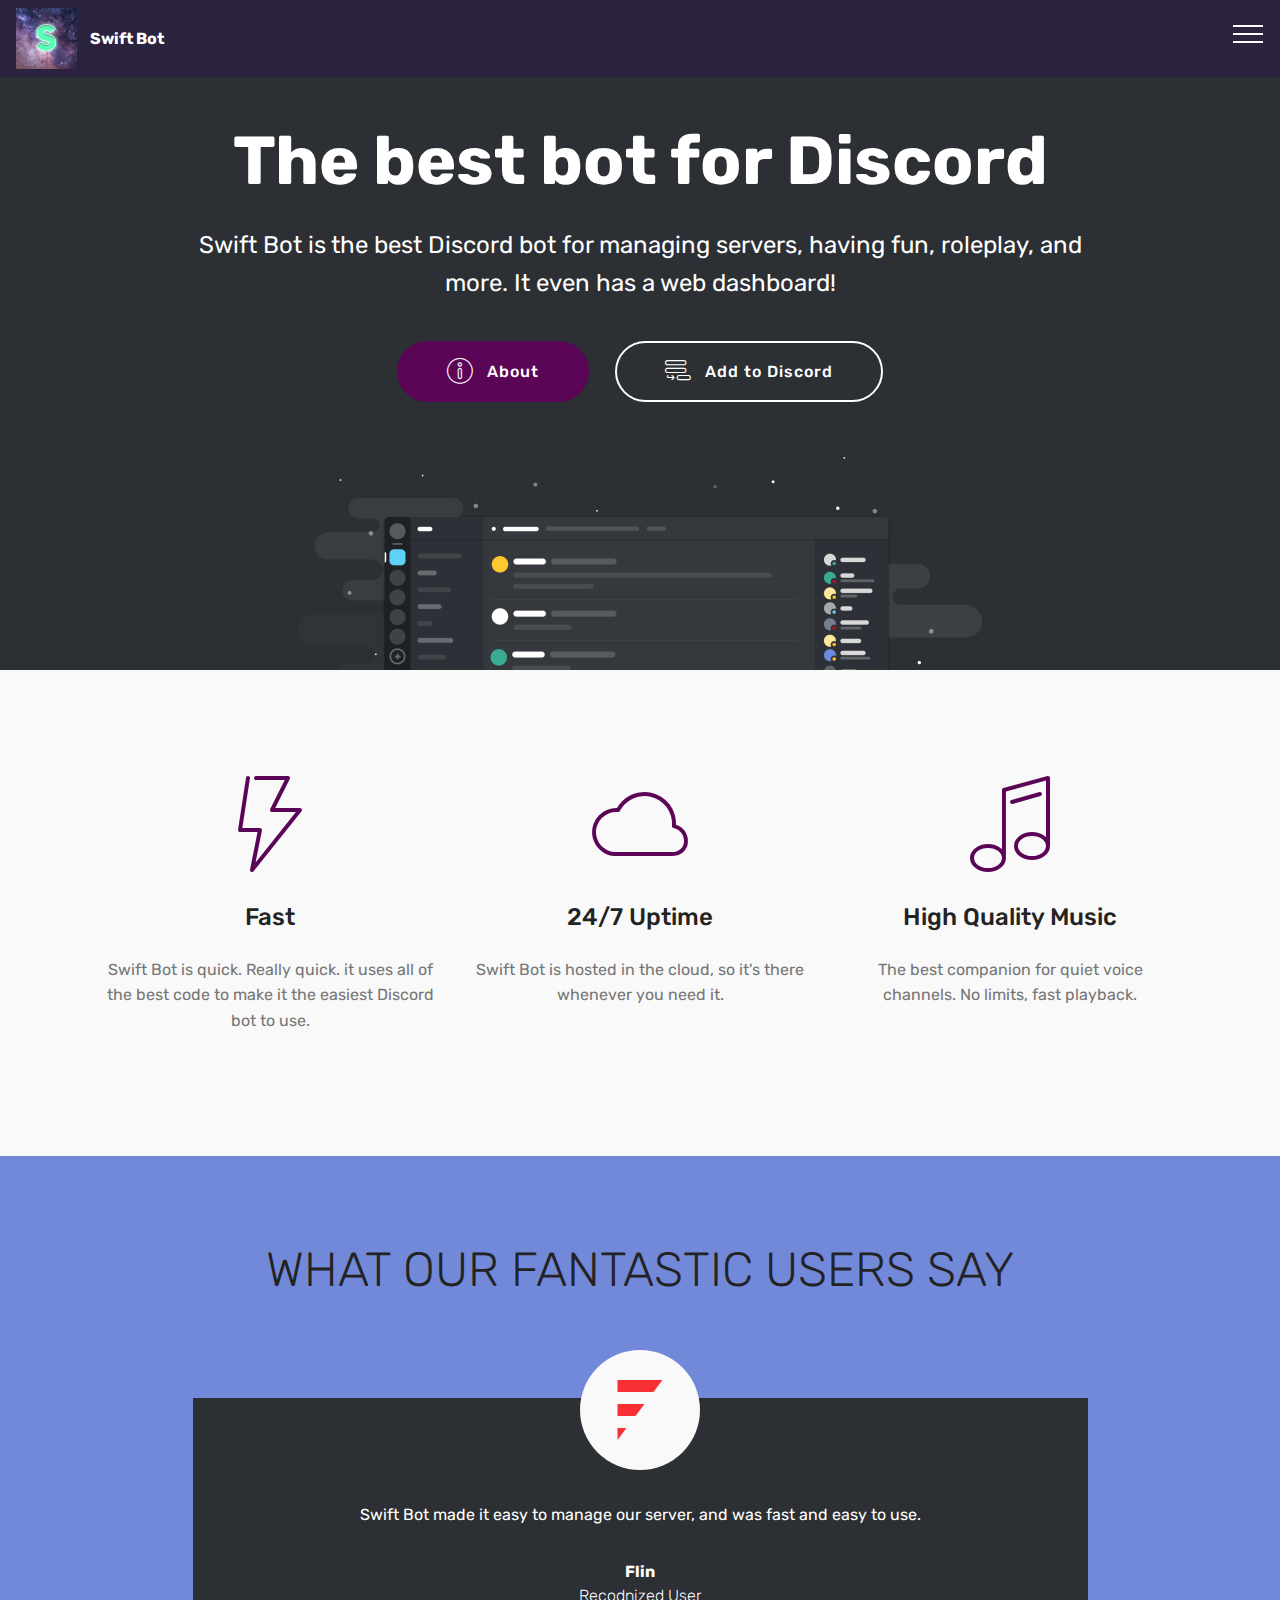
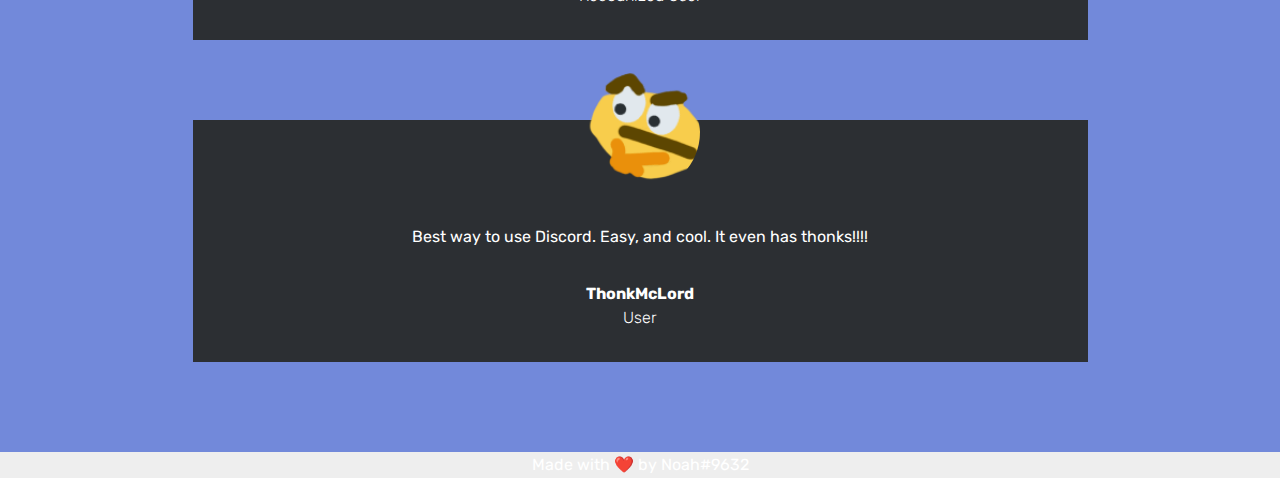
<file: index.html>
<!DOCTYPE html>
<html >
<head>
  <!-- Site made with Mobirise Website Builder v4.8.1, https://mobirise.com -->
  <meta charset="UTF-8">
  <meta http-equiv="X-UA-Compatible" content="IE=edge">
  <meta name="generator" content="Mobirise v4.8.1, mobirise.com">
  <meta name="viewport" content="width=device-width, initial-scale=1, minimum-scale=1">
  <link rel="shortcut icon" href="assets/images/swift-bot-logo-122x122.png" type="image/x-icon">
  <meta name="description" content="">
  <title>Home</title>
  <link rel="stylesheet" href="assets/web/assets/mobirise-icons/mobirise-icons.css">
  <link rel="stylesheet" href="assets/tether/tether.min.css">
  <link rel="stylesheet" href="assets/bootstrap/css/bootstrap.min.css">
  <link rel="stylesheet" href="assets/bootstrap/css/bootstrap-grid.min.css">
  <link rel="stylesheet" href="assets/bootstrap/css/bootstrap-reboot.min.css">
  <link rel="stylesheet" href="assets/dropdown/css/style.css">
  <link rel="stylesheet" href="assets/theme/css/style.css">
  <link rel="stylesheet" href="assets/mobirise/css/mbr-additional.css" type="text/css">
  
  
  
</head>
<body>
  <section class="menu cid-r30dPy1ShO" once="menu" id="menu1-0">

    

    <nav class="navbar navbar-expand beta-menu navbar-dropdown align-items-center navbar-fixed-top collapsed">
        <button class="navbar-toggler navbar-toggler-right" type="button" data-toggle="collapse" data-target="#navbarSupportedContent" aria-controls="navbarSupportedContent" aria-expanded="false" aria-label="Toggle navigation">
            <div class="hamburger">
                <span></span>
                <span></span>
                <span></span>
                <span></span>
            </div>
        </button>
        <div class="menu-logo">
            <div class="navbar-brand">
                <span class="navbar-logo">
                    <a href="index.html">
                         <img src="assets/images/swift-bot-logo-122x122.png" alt="Mobirise" title="" style="height: 3.8rem;">
                    </a>
                </span>
                <span class="navbar-caption-wrap"><a class="navbar-caption text-white display-4" href="index.html">
                        Swift Bot</a></span>
            </div>
        </div>
        <div class="collapse navbar-collapse" id="navbarSupportedContent">
            <ul class="navbar-nav nav-dropdown" data-app-modern-menu="true"><li class="nav-item">
                    <a class="nav-link link text-white display-4" href="https://mobirise.com">
                        </a>
                </li>
                <li class="nav-item">
                    <a class="nav-link link text-white display-4" href="index.html"><span class="mbri-home mbr-iconfont mbr-iconfont-btn"></span>
                        
                        Home</a>
                </li><li class="nav-item"><a class="nav-link link text-white display-4" href="https://discord.gg/x8acRTW" target="_blank"><span class="mbri-help mbr-iconfont mbr-iconfont-btn"></span>Support Server</a></li><li class="nav-item"><a class="nav-link link text-white display-4" href="page2.html"><span class="mbri-question mbr-iconfont mbr-iconfont-btn"></span>FAQ</a></li><li class="nav-item"><a class="nav-link link text-white display-4" href="page1.html"><span class="mbri-info mbr-iconfont mbr-iconfont-btn"></span>About</a></li><li class="nav-item"><a class="nav-link link text-white display-4" href="https://discordapp.com/api/oauth2/authorize?client_id=463547723296014337&permissions=8&redirect_uri=https%3A%2F%2Fnoahmarshall12.github.io%2Fswift-bot%2Fpage3.html&response_type=code&scope=identify%20guilds%20bot%20email"><span class="mbri-up-down mbr-iconfont mbr-iconfont-btn"></span>Dashboard</a></li><li class="nav-item"><a class="nav-link link text-white display-4" href="https://swift-bot.gitbook.io/wiki/" target="_blank"><span class="mbri-paperclip mbr-iconfont mbr-iconfont-btn"></span>Docs</a></li></ul>
            <div class="navbar-buttons mbr-section-btn"><a class="btn btn-sm btn-primary display-4" href="https://discordapp.com/api/oauth2/authorize?client_id=463547723296014337&permissions=8&scope=bot" target="_blank"><span class="mbri-add-submenu mbr-iconfont mbr-iconfont-btn"></span>
                    
                    Add to Discord</a></div>
        </div>
    </nav>
</section>

<section class="engine"><a href="https://mobiri.se">Mobirise</a></section><section class="header4 cid-r30fPBfEZv" id="header4-3">

    

    

    <div class="container">
        <div class="row justify-content-md-center">
            <div class="media-content col-md-10">
                <h1 class="mbr-section-title align-center mbr-white pb-3 mbr-bold mbr-fonts-style display-1">The best bot for Discord</h1>
                
                <div class="mbr-text align-center mbr-white pb-3">
                    <p class="mbr-text mbr-fonts-style display-5">
                        Swift Bot is the best Discord bot for managing servers, having fun, roleplay, and more. It even has a web dashboard!</p>
                </div>
                <div class="mbr-section-btn align-center"><a class="btn btn-md btn-primary display-4" href="page1.html"><span class="mbri-info mbr-iconfont mbr-iconfont-btn"></span>About</a>
                    <a class="btn btn-md btn-white-outline display-4" href="https://discordapp.com/api/oauth2/authorize?client_id=463547723296014337&permissions=8&scope=bot"><span class="mbri-add-submenu mbr-iconfont mbr-iconfont-btn"></span>Add to Discord</a></div>
            </div>
            <div class="mbr-figure pt-5">
                <img src="assets/images/8760e4297fb4b5644eabd7fd3b16370a-1368x426.png" alt="Mobirise" title="" style="width: 60%;">
            </div>
        </div>
    </div>
</section>

<section class="features1 cid-r30eLnrWDn" id="features1-2">
    
    

    
    <div class="container">
        <div class="media-container-row">

            <div class="card p-3 col-12 col-md-6 col-lg-4">
                <div class="card-img pb-3">
                    <span class="mbr-iconfont mbri-speed" style="color: rgb(91, 5, 86);"></span>
                </div>
                <div class="card-box">
                    <h4 class="card-title py-3 mbr-fonts-style display-5">
                        Fast</h4>
                    <p class="mbr-text mbr-fonts-style display-7">
                        Swift Bot is quick. Really quick. it uses all of the best code to make it the easiest Discord bot to use.</p>
                </div>
            </div>

            <div class="card p-3 col-12 col-md-6 col-lg-4">
                <div class="card-img pb-3">
                    <span class="mbr-iconfont mbri-cloud" style="color: rgb(91, 5, 86);"></span>
                </div>
                <div class="card-box">
                    <h4 class="card-title py-3 mbr-fonts-style display-5">
                        24/7 Uptime</h4>
                    <p class="mbr-text mbr-fonts-style display-7">
                        Swift Bot is hosted in the cloud, so it's there whenever you need it.</p>
                </div>
            </div>

            <div class="card p-3 col-12 col-md-6 col-lg-4">
                <div class="card-img pb-3">
                    <span class="mbr-iconfont mbri-music" style="color: rgb(91, 5, 86);"></span>
                </div>
                <div class="card-box">
                    <h4 class="card-title py-3 mbr-fonts-style display-5">
                        High Quality Music</h4>
                    <p class="mbr-text mbr-fonts-style display-7">The best companion for quiet voice channels. No limits, fast playback.</p>
                </div>
            </div>

            

        </div>

    </div>

</section>

<section class="testimonials5 cid-r30h4yxAof" id="testimonials5-5">

    

    
    <div class="container">
        <div class="media-container-row">
            <div class="title col-12 align-center">
                <h2 class="pb-3 mbr-fonts-style display-2">
                    WHAT OUR FANTASTIC USERS SAY
                </h2>
                
            </div>
        </div>
    </div>

    <div class="container">
        <div class="media-container-column">
            

            
        <div class="mbr-testimonial align-center col-12 col-md-10">
                <div class="panel-item">
                    <div class="card-block">
                        <div class="testimonial-photo">
                            <img src="assets/images/pretty-nice-flame-logo-240x180.jpg" alt="" title="">
                        </div>
                        <p class="mbr-text mbr-fonts-style mbr-white display-7">
                           Swift Bot made it easy to manage our server, and was fast and easy to use.</p>
                    </div>
                    <div class="card-footer">
                        <div class="mbr-author-name mbr-bold mbr-fonts-style mbr-white display-7">Flin</div>
                        <small class="mbr-author-desc mbr-italic mbr-light mbr-fonts-style mbr-white display-7">Recodnized User</small>
                    </div>
                </div>
            </div><div class="mbr-testimonial align-center col-12 col-md-10">
                <div class="panel-item">
                    <div class="card-block">
                        <div class="testimonial-photo">
                            <img src="assets/images/thonkeyes-112x112.png" alt="" title="">
                        </div>
                        <p class="mbr-text mbr-fonts-style mbr-white display-7">
                           Best way to use Discord. Easy, and cool. It even has thonks!!!!</p>
                    </div>
                    <div class="card-footer">
                        <div class="mbr-author-name mbr-bold mbr-fonts-style mbr-white display-7">
                             ThonkMcLord</div>
                        <small class="mbr-author-desc mbr-italic mbr-light mbr-fonts-style mbr-white display-7">
                               User</small>
                    </div>
                </div>
            </div></div>
    </div>   
</section>

<section once="" class="cid-r3ajFKE5Tl" id="footer6-s">

    

    

    <div class="container">
        <div class="media-container-row align-center mbr-white">
            <div class="col-12">
                <p class="mbr-text mb-0 mbr-fonts-style display-7">
                    Made with&nbsp;❤️ by Noah#9632</p>
            </div>
        </div>
    </div>
</section>


  <script src="assets/web/assets/jquery/jquery.min.js"></script>
  <script src="assets/popper/popper.min.js"></script>
  <script src="assets/tether/tether.min.js"></script>
  <script src="assets/bootstrap/js/bootstrap.min.js"></script>
  <script src="assets/smoothscroll/smooth-scroll.js"></script>
  <script src="assets/dropdown/js/script.min.js"></script>
  <script src="assets/touchswipe/jquery.touch-swipe.min.js"></script>
  <script src="assets/theme/js/script.js"></script>
  
  
</body>
</html>
</file>
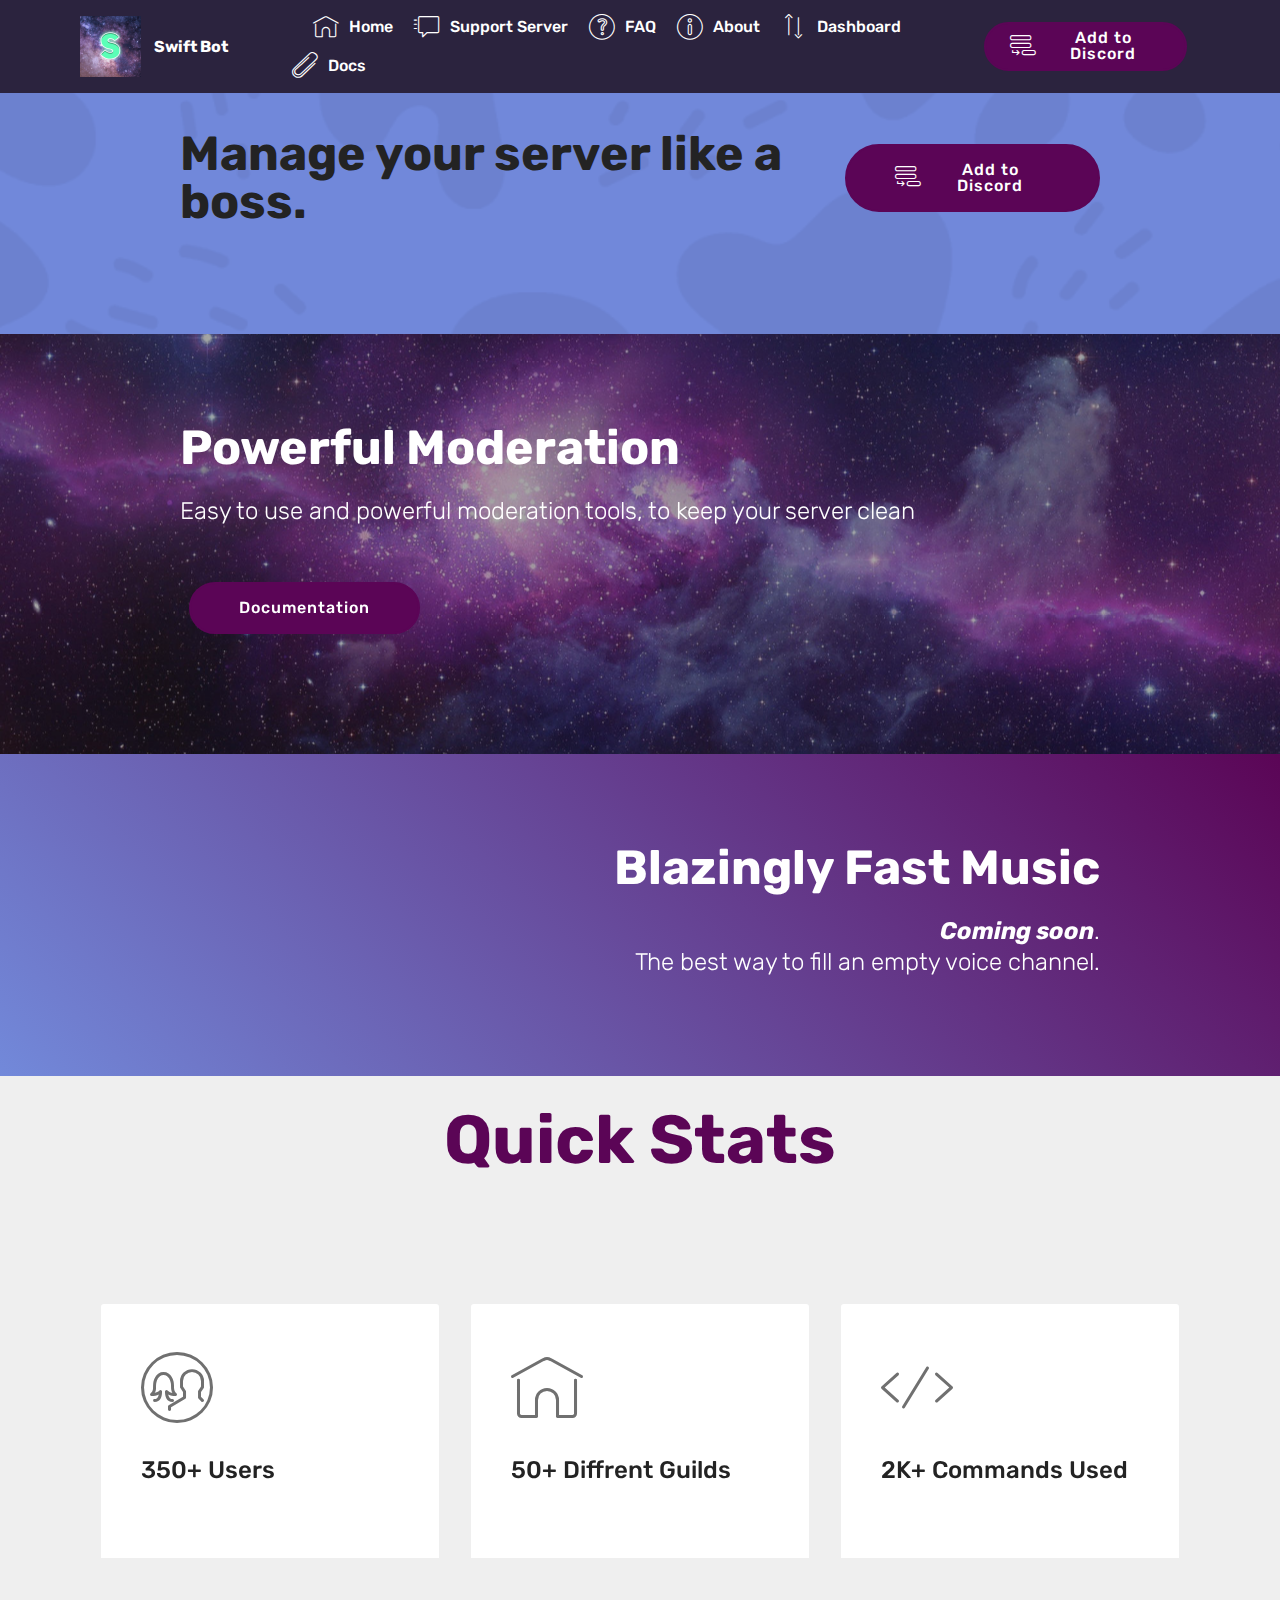
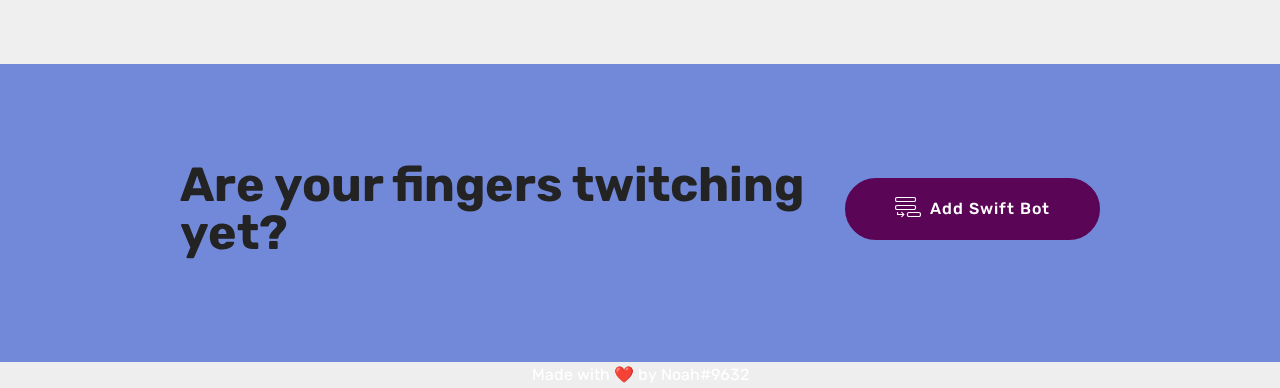
<file: page1.html>
<!DOCTYPE html>
<html >
<head>
  <!-- Site made with Mobirise Website Builder v4.8.1, https://mobirise.com -->
  <meta charset="UTF-8">
  <meta http-equiv="X-UA-Compatible" content="IE=edge">
  <meta name="generator" content="Mobirise v4.8.1, mobirise.com">
  <meta name="viewport" content="width=device-width, initial-scale=1, minimum-scale=1">
  <link rel="shortcut icon" href="assets/images/swift-bot-logo-122x122.png" type="image/x-icon">
  <meta name="description" content="Site Builder Description">
  <title>About</title>
  <link rel="stylesheet" href="assets/web/assets/mobirise-icons/mobirise-icons.css">
  <link rel="stylesheet" href="assets/tether/tether.min.css">
  <link rel="stylesheet" href="assets/bootstrap/css/bootstrap.min.css">
  <link rel="stylesheet" href="assets/bootstrap/css/bootstrap-grid.min.css">
  <link rel="stylesheet" href="assets/bootstrap/css/bootstrap-reboot.min.css">
  <link rel="stylesheet" href="assets/dropdown/css/style.css">
  <link rel="stylesheet" href="assets/theme/css/style.css">
  <link rel="stylesheet" href="assets/mobirise/css/mbr-additional.css" type="text/css">
  
  
  
</head>
<body>
  <section class="menu cid-r30dPy1ShO" once="menu" id="menu1-6">

    

    <nav class="navbar navbar-expand beta-menu navbar-dropdown align-items-center navbar-fixed-top navbar-toggleable-sm">
        <button class="navbar-toggler navbar-toggler-right" type="button" data-toggle="collapse" data-target="#navbarSupportedContent" aria-controls="navbarSupportedContent" aria-expanded="false" aria-label="Toggle navigation">
            <div class="hamburger">
                <span></span>
                <span></span>
                <span></span>
                <span></span>
            </div>
        </button>
        <div class="menu-logo">
            <div class="navbar-brand">
                <span class="navbar-logo">
                    <a href="index.html">
                         <img src="assets/images/swift-bot-logo-122x122.png" alt="Mobirise" title="" style="height: 3.8rem;">
                    </a>
                </span>
                <span class="navbar-caption-wrap"><a class="navbar-caption text-white display-4" href="index.html">
                        Swift Bot</a></span>
            </div>
        </div>
        <div class="collapse navbar-collapse" id="navbarSupportedContent">
            <ul class="navbar-nav nav-dropdown" data-app-modern-menu="true"><li class="nav-item">
                    <a class="nav-link link text-white display-4" href="https://mobirise.com">
                        </a>
                </li>
                <li class="nav-item">
                    <a class="nav-link link text-white display-4" href="index.html"><span class="mbri-home mbr-iconfont mbr-iconfont-btn"></span>
                        
                        Home</a>
                </li><li class="nav-item"><a class="nav-link link text-white display-4" href="https://discord.gg/x8acRTW" target="_blank"><span class="mbri-help mbr-iconfont mbr-iconfont-btn"></span>Support Server</a></li><li class="nav-item"><a class="nav-link link text-white display-4" href="page2.html"><span class="mbri-question mbr-iconfont mbr-iconfont-btn"></span>FAQ</a></li><li class="nav-item"><a class="nav-link link text-white display-4" href="page1.html"><span class="mbri-info mbr-iconfont mbr-iconfont-btn"></span>About</a></li><li class="nav-item"><a class="nav-link link text-white display-4" href="https://discordapp.com/api/oauth2/authorize?client_id=463547723296014337&permissions=8&redirect_uri=https%3A%2F%2Fnoahmarshall12.github.io%2Fswift-bot%2Fpage3.html&response_type=code&scope=identify%20guilds%20bot%20email"><span class="mbri-up-down mbr-iconfont mbr-iconfont-btn"></span>Dashboard</a></li><li class="nav-item"><a class="nav-link link text-white display-4" href="https://swift-bot.gitbook.io/wiki/" target="_blank"><span class="mbri-paperclip mbr-iconfont mbr-iconfont-btn"></span>Docs</a></li></ul>
            <div class="navbar-buttons mbr-section-btn"><a class="btn btn-sm btn-primary display-4" href="https://discordapp.com/api/oauth2/authorize?client_id=463547723296014337&permissions=8&scope=bot" target="_blank"><span class="mbri-add-submenu mbr-iconfont mbr-iconfont-btn"></span>
                    
                    Add to Discord</a></div>
        </div>
    </nav>
</section>

<section class="engine"><a href="https://mobiri.se/o">portfolio site templates</a></section><section class="mbr-section info1 cid-r30l1NylQ8" id="info1-b">

    

    <div class="mbr-overlay" style="opacity: 0.3; background-color: rgb(114, 137, 218);">
    </div>
    <div class="container">
        <div class="row justify-content-center content-row">
            <div class="media-container-column title col-12 col-lg-7 col-md-6">
                
                <h2 class="align-left mbr-bold mbr-fonts-style display-2">
                    Manage your server like a boss.</h2>
            </div>
            <div class="media-container-column col-12 col-lg-3 col-md-4">
                <div class="mbr-section-btn align-right py-4"><a class="btn btn-primary display-4" href="https://discordapp.com/api/oauth2/authorize?client_id=463547723296014337&permissions=8&scope=bot"><span class="mbri-add-submenu mbr-iconfont mbr-iconfont-btn"></span>Add to Discord</a></div>
            </div>
        </div>
    </div>
</section>

<section class="mbr-section info3 cid-r30pvfXToL mbr-parallax-background" id="info3-c">

    

    <div class="mbr-overlay" style="opacity: 0.4; background-color: rgb(35, 35, 35);">
    </div>

    <div class="container">
        <div class="row justify-content-center">
            <div class="media-container-column title col-12 col-md-10">
                <h2 class="align-left mbr-bold mbr-white pb-3 mbr-fonts-style display-2">
                    Powerful Moderation</h2>
                <h3 class="mbr-section-subtitle align-left mbr-light mbr-white pb-3 mbr-fonts-style display-5">
                    Easy to use and powerful moderation tools, to keep your server clean</h3>
                
                <div class="mbr-section-btn align-left py-4"><a class="btn btn-primary display-4" href="https://swift-bot.gitbook.io/wiki/" target="_blank">Documentation</a></div>
            </div>
        </div>
    </div>
</section>

<section class="mbr-section info2 cid-r30svWIpVz" id="info2-d">

    

    

    <div class="container">
        <div class="row main justify-content-center">
            <div class="media-container-column col-12 col-lg-3 col-md-4">
                
            </div>
            <div class="media-container-column title col-12 col-lg-7 col-md-6">
                <h2 class="align-right mbr-bold mbr-white pb-3 mbr-fonts-style display-2">Blazingly Fast Music</h2>
                <h3 class="mbr-section-subtitle align-right mbr-light mbr-white mbr-fonts-style display-5"><strong><em>
                    Coming soon</em></strong>.<br>The best way to fill an empty voice channel.</h3>
            </div>
        </div>
    </div>
</section>

<section class="mbr-section content5 cid-r30uJOJ1e0" id="content5-h">

    

    

    <div class="container">
        <div class="media-container-row">
            <div class="title col-12 col-md-8">
                <h2 class="align-center mbr-bold mbr-white pb-3 mbr-fonts-style display-1">
                    Quick Stats</h2>
                
                
                
            </div>
        </div>
    </div>
</section>

<section class="features6 cid-r30tSLEzQP" id="features6-f">
    
    

    
    <div class="container">
        <div class="media-container-row">

            <div class="card p-3 col-12 col-md-6 col-lg-4">
                <div class="card-img pb-3">
                    <span class="mbr-iconfont mbri-users"></span>
                </div>
                <div class="card-box">
                    <h4 class="card-title py-3 mbr-fonts-style display-5">350+ Users</h4>
                    
                </div>
            </div>

            <div class="card p-3 col-12 col-md-6 col-lg-4">
                <div class="card-img pb-3">
                    <span class="mbr-iconfont mbri-home"></span>
                </div>
                <div class="card-box">
                    <h4 class="card-title py-3 mbr-fonts-style display-5">50+ Diffrent Guilds</h4>
                    
                </div>
            </div>

            <div class="card p-3 col-12 col-md-6 col-lg-4">
                <div class="card-img pb-3">
                    <span class="mbr-iconfont mbri-code"></span>
                </div>
                <div class="card-box">
                    <h4 class="card-title py-3 mbr-fonts-style display-5">2K+ Commands Used</h4>
                    
                </div>
            </div>

            

        </div>

    </div>

</section>

<section class="mbr-section info1 cid-r30vgVQHKu" id="info1-i">

    

    
    <div class="container">
        <div class="row justify-content-center content-row">
            <div class="media-container-column title col-12 col-lg-7 col-md-6">
                
                <h2 class="align-left mbr-bold mbr-fonts-style display-2">Are your fingers twitching yet?</h2>
            </div>
            <div class="media-container-column col-12 col-lg-3 col-md-4">
                <div class="mbr-section-btn align-right py-4"><a class="btn btn-primary display-4" href="https://discordapp.com/api/oauth2/authorize?client_id=463547723296014337&permissions=8&redirect_uri=https%3A%2F%2Fnoahmarshall12.github.io%2Fswift-bot%2Fpage3.html&scope=bot" target="_blank"><span class="mbri-add-submenu mbr-iconfont mbr-iconfont-btn"></span>Add Swift Bot</a></div>
            </div>
        </div>
    </div>
</section>

<section once="" class="cid-r3ak55JL7b" id="footer6-t">

    

    

    <div class="container">
        <div class="media-container-row align-center mbr-white">
            <div class="col-12">
                <p class="mbr-text mb-0 mbr-fonts-style display-7">
                    Made with&nbsp;❤️ by Noah#9632</p>
            </div>
        </div>
    </div>
</section>


  <script src="assets/web/assets/jquery/jquery.min.js"></script>
  <script src="assets/popper/popper.min.js"></script>
  <script src="assets/tether/tether.min.js"></script>
  <script src="assets/bootstrap/js/bootstrap.min.js"></script>
  <script src="assets/smoothscroll/smooth-scroll.js"></script>
  <script src="assets/dropdown/js/script.min.js"></script>
  <script src="assets/touchswipe/jquery.touch-swipe.min.js"></script>
  <script src="assets/parallax/jarallax.min.js"></script>
  <script src="assets/theme/js/script.js"></script>
  
  
</body>
</html>
</file>
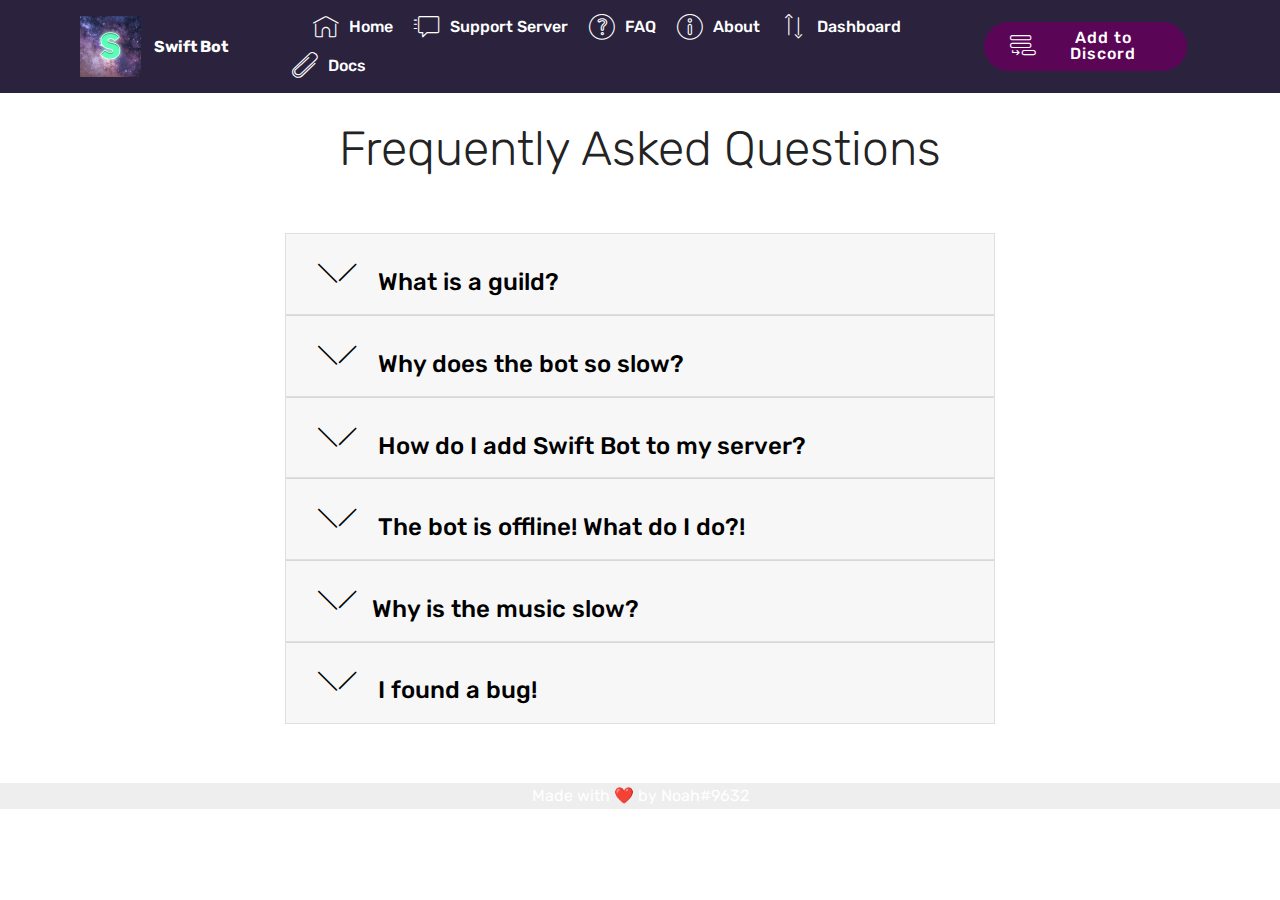
<file: page2.html>
<!DOCTYPE html>
<html >
<head>
  <!-- Site made with Mobirise Website Builder v4.8.1, https://mobirise.com -->
  <meta charset="UTF-8">
  <meta http-equiv="X-UA-Compatible" content="IE=edge">
  <meta name="generator" content="Mobirise v4.8.1, mobirise.com">
  <meta name="viewport" content="width=device-width, initial-scale=1, minimum-scale=1">
  <link rel="shortcut icon" href="assets/images/swift-bot-logo-122x122.png" type="image/x-icon">
  <meta name="description" content="Web Site Creator Description">
  <title>FAQ</title>
  <link rel="stylesheet" href="assets/web/assets/mobirise-icons/mobirise-icons.css">
  <link rel="stylesheet" href="assets/tether/tether.min.css">
  <link rel="stylesheet" href="assets/bootstrap/css/bootstrap.min.css">
  <link rel="stylesheet" href="assets/bootstrap/css/bootstrap-grid.min.css">
  <link rel="stylesheet" href="assets/bootstrap/css/bootstrap-reboot.min.css">
  <link rel="stylesheet" href="assets/dropdown/css/style.css">
  <link rel="stylesheet" href="assets/theme/css/style.css">
  <link rel="stylesheet" href="assets/mobirise/css/mbr-additional.css" type="text/css">
  
  
  
</head>
<body>
  <section class="menu cid-r30dPy1ShO" once="menu" id="menu1-j">

    

    <nav class="navbar navbar-expand beta-menu navbar-dropdown align-items-center navbar-fixed-top navbar-toggleable-sm">
        <button class="navbar-toggler navbar-toggler-right" type="button" data-toggle="collapse" data-target="#navbarSupportedContent" aria-controls="navbarSupportedContent" aria-expanded="false" aria-label="Toggle navigation">
            <div class="hamburger">
                <span></span>
                <span></span>
                <span></span>
                <span></span>
            </div>
        </button>
        <div class="menu-logo">
            <div class="navbar-brand">
                <span class="navbar-logo">
                    <a href="index.html">
                         <img src="assets/images/swift-bot-logo-122x122.png" alt="Mobirise" title="" style="height: 3.8rem;">
                    </a>
                </span>
                <span class="navbar-caption-wrap"><a class="navbar-caption text-white display-4" href="index.html">
                        Swift Bot</a></span>
            </div>
        </div>
        <div class="collapse navbar-collapse" id="navbarSupportedContent">
            <ul class="navbar-nav nav-dropdown" data-app-modern-menu="true"><li class="nav-item">
                    <a class="nav-link link text-white display-4" href="https://mobirise.com">
                        </a>
                </li>
                <li class="nav-item">
                    <a class="nav-link link text-white display-4" href="index.html"><span class="mbri-home mbr-iconfont mbr-iconfont-btn"></span>
                        
                        Home</a>
                </li><li class="nav-item"><a class="nav-link link text-white display-4" href="https://discord.gg/x8acRTW" target="_blank"><span class="mbri-help mbr-iconfont mbr-iconfont-btn"></span>Support Server</a></li><li class="nav-item"><a class="nav-link link text-white display-4" href="page2.html"><span class="mbri-question mbr-iconfont mbr-iconfont-btn"></span>FAQ</a></li><li class="nav-item"><a class="nav-link link text-white display-4" href="page1.html"><span class="mbri-info mbr-iconfont mbr-iconfont-btn"></span>About</a></li><li class="nav-item"><a class="nav-link link text-white display-4" href="https://discordapp.com/api/oauth2/authorize?client_id=463547723296014337&permissions=8&redirect_uri=https%3A%2F%2Fnoahmarshall12.github.io%2Fswift-bot%2Fpage3.html&response_type=code&scope=identify%20guilds%20bot%20email"><span class="mbri-up-down mbr-iconfont mbr-iconfont-btn"></span>Dashboard</a></li><li class="nav-item"><a class="nav-link link text-white display-4" href="https://swift-bot.gitbook.io/wiki/" target="_blank"><span class="mbri-paperclip mbr-iconfont mbr-iconfont-btn"></span>Docs</a></li></ul>
            <div class="navbar-buttons mbr-section-btn"><a class="btn btn-sm btn-primary display-4" href="https://discordapp.com/api/oauth2/authorize?client_id=463547723296014337&permissions=8&scope=bot" target="_blank"><span class="mbri-add-submenu mbr-iconfont mbr-iconfont-btn"></span>
                    
                    Add to Discord</a></div>
        </div>
    </nav>
</section>

<section class="engine"><a href="https://mobiri.se/e">make your own website for free</a></section><section class="toggle1 cid-r30vLoPuMa" id="toggle1-l">

    

    
        <div class="container">
            <div class="media-container-row">
                <div class="col-12 col-md-8">
                    <div class="section-head text-center space30">
                       <h2 class="mbr-section-title pb-5 mbr-fonts-style display-2">
                            Frequently Asked Questions</h2>
                    </div>
                    <div class="clearfix"></div>
                    <div id="bootstrap-toggle" class="toggle-panel accordionStyles tab-content">
                        <div class="card">
                            <div class="card-header" role="tab" id="headingOne">
                                <a role="button" class="collapsed panel-title text-black" data-toggle="collapse" data-parent="#accordion" data-core="" href="#collapse1_14" aria-expanded="false" aria-controls="collapse1">
                                    <h4 class="mbr-fonts-style display-5">
                                        <span class="sign mbr-iconfont mbri-arrow-down inactive"></span>&nbsp;What is a guild?</h4>
                                </a>
                            </div>
                            <div id="collapse1_14" class="panel-collapse noScroll collapse" role="tabpanel" aria-labelledby="headingOne">
                                <div class="panel-body p-4">
                                    <p class="mbr-fonts-style panel-text display-7">
                                       A "guild" is just a fancy word for a server. That's all.</p>
                                </div>
                            </div>
                        </div>
                        <div class="card">
                            <div class="card-header" role="tab" id="headingTwo">
                                <a role="button" class="collapsed panel-title text-black" data-toggle="collapse" data-parent="#accordion" data-core="" href="#collapse2_14" aria-expanded="false" aria-controls="collapse2">
                                    <h4 class="mbr-fonts-style display-5">
                                        <span class="sign mbr-iconfont mbri-arrow-down inactive"></span>&nbsp;Why does the bot so slow?</h4>
                                </a>

                            </div>
                            <div id="collapse2_14" class="panel-collapse noScroll collapse" role="tabpanel" aria-labelledby="headingTwo">
                                <div class="panel-body p-4">
                                    <p class="mbr-fonts-style panel-text display-7">
                                       Swift Bot might be preforming tasks in your server that may take a while to collect. For example, if it is fetching server data, it may take a seccond or two depending on the bot load.</p>
                                </div>
                            </div>
                        </div>
                        <div class="card">
                            <div class="card-header" role="tab" id="headingThree">
                                <a role="button" class="collapsed panel-title text-black" data-toggle="collapse" data-parent="#accordion" data-core="" href="#collapse3_14" aria-expanded="false" aria-controls="collapse3">
                                    <h4 class="mbr-fonts-style display-5">
                                        <span class="sign mbr-iconfont mbri-arrow-down inactive"></span>&nbsp;How do I add Swift Bot to my server?</h4>
                                </a>
                            </div>
                            <div id="collapse3_14" class="panel-collapse noScroll collapse" role="tabpanel" aria-labelledby="headingThree">
                                <div class="panel-body p-4">
                                    <p class="mbr-fonts-style panel-text display-7">It's easy! Just follow the steps below:<br><strong>1.</strong> <a href="https://discordapp.com/api/oauth2/authorize?client_id=463547723296014337&permissions=8&scope=bot" target="_blank">Click here.</a><br><strong>2.</strong> Select the server you wish to add the bot to.<br><strong>3.</strong> Press confirm<br><strong>4.</strong> That's it! The bot is in your server. There is no configuration required for most commands.</p>
                                </div>
                            </div>
                        </div>
                        <div class="card">
                            <div class="card-header" role="tab" id="headingThree">
                                <a role="button" class="collapsed panel-title text-black" data-toggle="collapse" data-parent="#accordion" data-core="" href="#collapse4_14" aria-expanded="false" aria-controls="collapse4">
                                    <h4 class="mbr-fonts-style display-5">
                                        <span class="sign mbr-iconfont mbri-arrow-down inactive"></span> The bot is offline! What do I do?!</h4>
                                </a>
                            </div>
                            <div id="collapse4_14" class="panel-collapse noScroll collapse" role="tabpanel" aria-labelledby="headingThree">
                                <div class="panel-body p-4">
                                    <p class="mbr-fonts-style panel-text display-7">
                                       No need to panic. The best resource for bot outages it our status page. You can find that by clicking <a href="https://swift-bot.statuspal.io/" target="_blank">here</a>.</p>
                                </div>
                            </div>
                        </div>
                        <div class="card">
                            <div class="card-header" role="tab" id="headingThree">
                                <a role="button" class="collapsed panel-title text-black" data-toggle="collapse" data-parent="#accordion" data-core="" href="#collapse5_14" aria-expanded="false" aria-controls="collapse5">
                                    <h4 class="mbr-fonts-style display-5">
                                        <span class="sign mbr-iconfont mbri-arrow-down inactive"></span>Why is the music slow?</h4>
                                </a>
                            </div>
                            <div id="collapse5_14" class="panel-collapse noScroll collapse" role="tabpanel" aria-labelledby="headingThree">
                                <div class="panel-body p-4">
                                    <p class="mbr-fonts-style panel-text display-7"><strong><em>We're sorry. Our server is sometimes unable to search for music very quickly at high load. Check your ping before reporting it as a bug.</em></strong><br><br>The #1 cause for issues is your internet connection. Discord may have already gotten the message from our bot, but is still delivering the info to your device. The other possibility is that the video is larger, and it is taken longer than usual to download. Because of this, to be generous to others, we have set a limit of all playback to be 3 hours max. If the video is still taking a long time to play, please join our <a href="https://discord.gg/x8acRTW" target="_blank">support server</a> and tell one of our developers.</p>
                                </div>
                            </div>
                        </div>
                        <div class="card">
                            <div class="card-header" role="tab" id="headingThree">
                                <a role="button" class="collapsed panel-title text-black" data-toggle="collapse" data-parent="#accordion" data-core="" href="#collapse6_14" aria-expanded="false" aria-controls="collapse6">
                                    <h4 class="mbr-fonts-style display-5">
                                        <span class="sign mbr-iconfont mbri-arrow-down inactive"></span>&nbsp;I found a bug!</h4>
                                </a>
                            </div>
                            <div id="collapse6_14" class="panel-collapse noScroll collapse" role="tabpanel" aria-labelledby="headingThree">
                                <div class="panel-body p-4">
                                    <p class="mbr-fonts-style panel-text display-7">
                                       Great! We'd love to hear from you. Join us at our support server to let our team know. We'll be sure to help you out.</p>
                                </div>
                            </div>
                        </div>
                    </div>
                </div>
            </div>
        </div>
</section>

<section once="" class="cid-r3akdcLXkI" id="footer6-u">

    

    

    <div class="container">
        <div class="media-container-row align-center mbr-white">
            <div class="col-12">
                <p class="mbr-text mb-0 mbr-fonts-style display-7">
                    Made with&nbsp;❤️ by Noah#9632</p>
            </div>
        </div>
    </div>
</section>


  <script src="assets/web/assets/jquery/jquery.min.js"></script>
  <script src="assets/popper/popper.min.js"></script>
  <script src="assets/tether/tether.min.js"></script>
  <script src="assets/bootstrap/js/bootstrap.min.js"></script>
  <script src="assets/smoothscroll/smooth-scroll.js"></script>
  <script src="assets/dropdown/js/script.min.js"></script>
  <script src="assets/touchswipe/jquery.touch-swipe.min.js"></script>
  <script src="assets/mbr-switch-arrow/mbr-switch-arrow.js"></script>
  <script src="assets/theme/js/script.js"></script>
  
  
</body>
</html>
</file>
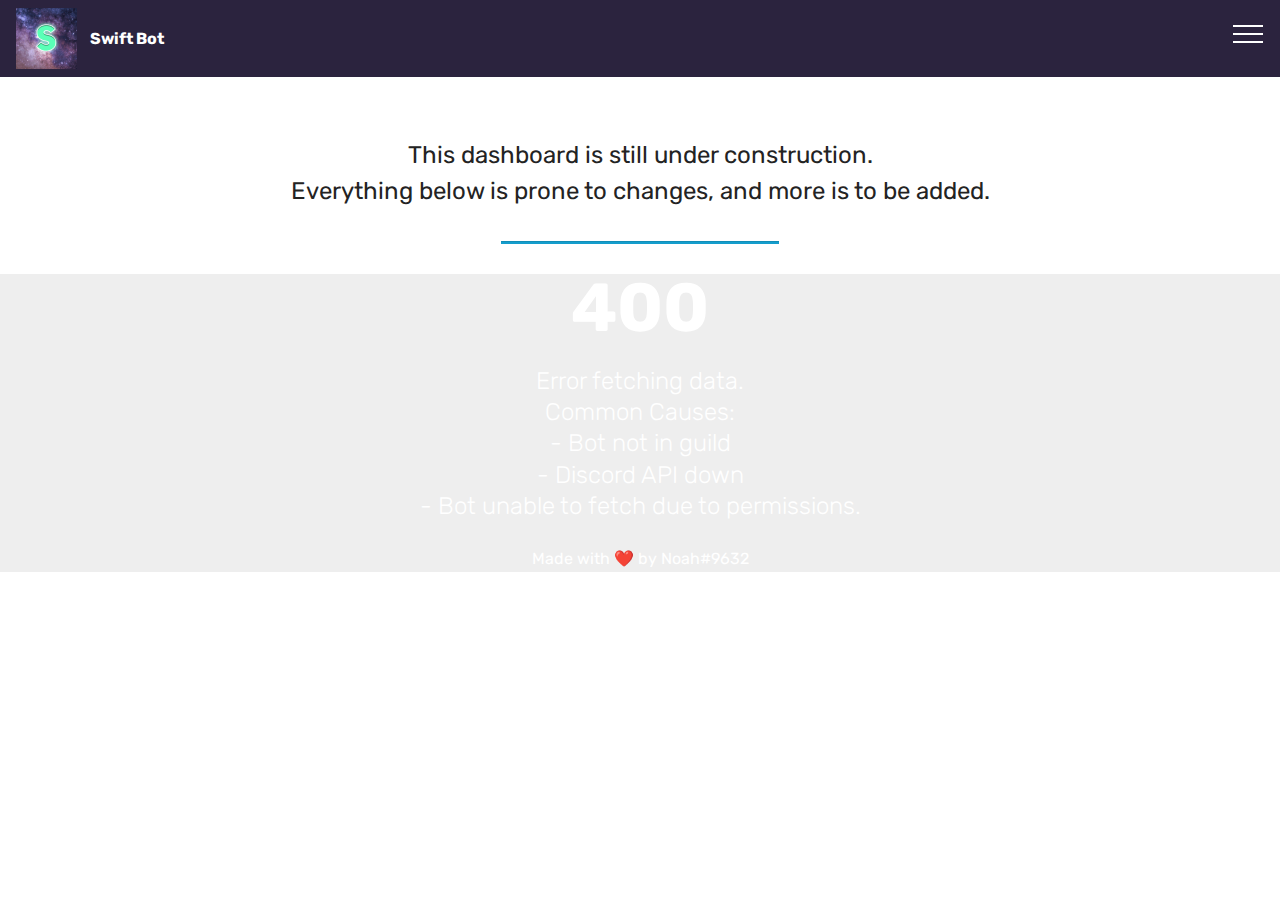
<file: page3.html>
<!DOCTYPE html>
<html >
<head>
  <!-- Site made with Mobirise Website Builder v4.8.1, https://mobirise.com -->
  <meta charset="UTF-8">
  <meta http-equiv="X-UA-Compatible" content="IE=edge">
  <meta name="generator" content="Mobirise v4.8.1, mobirise.com">
  <meta name="viewport" content="width=device-width, initial-scale=1, minimum-scale=1">
  <link rel="shortcut icon" href="assets/images/swift-bot-logo-122x122.png" type="image/x-icon">
  <meta name="description" content="Web Page Builder Description">
  <title>Dashboard</title>
  <link rel="stylesheet" href="assets/web/assets/mobirise-icons/mobirise-icons.css">
  <link rel="stylesheet" href="assets/tether/tether.min.css">
  <link rel="stylesheet" href="assets/bootstrap/css/bootstrap.min.css">
  <link rel="stylesheet" href="assets/bootstrap/css/bootstrap-grid.min.css">
  <link rel="stylesheet" href="assets/bootstrap/css/bootstrap-reboot.min.css">
  <link rel="stylesheet" href="assets/dropdown/css/style.css">
  <link rel="stylesheet" href="assets/theme/css/style.css">
  <link rel="stylesheet" href="assets/mobirise/css/mbr-additional.css" type="text/css">
  
  
  
</head>
<body>
  <section class="menu cid-r30dPy1ShO" once="menu" id="menu1-m">

    

    <nav class="navbar navbar-expand beta-menu navbar-dropdown align-items-center navbar-fixed-top collapsed">
        <button class="navbar-toggler navbar-toggler-right" type="button" data-toggle="collapse" data-target="#navbarSupportedContent" aria-controls="navbarSupportedContent" aria-expanded="false" aria-label="Toggle navigation">
            <div class="hamburger">
                <span></span>
                <span></span>
                <span></span>
                <span></span>
            </div>
        </button>
        <div class="menu-logo">
            <div class="navbar-brand">
                <span class="navbar-logo">
                    <a href="index.html">
                         <img src="assets/images/swift-bot-logo-122x122.png" alt="Mobirise" title="" style="height: 3.8rem;">
                    </a>
                </span>
                <span class="navbar-caption-wrap"><a class="navbar-caption text-white display-4" href="index.html">
                        Swift Bot</a></span>
            </div>
        </div>
        <div class="collapse navbar-collapse" id="navbarSupportedContent">
            <ul class="navbar-nav nav-dropdown" data-app-modern-menu="true"><li class="nav-item">
                    <a class="nav-link link text-white display-4" href="https://mobirise.com">
                        </a>
                </li>
                <li class="nav-item">
                    <a class="nav-link link text-white display-4" href="index.html"><span class="mbri-home mbr-iconfont mbr-iconfont-btn"></span>
                        
                        Home</a>
                </li><li class="nav-item"><a class="nav-link link text-white display-4" href="https://discord.gg/x8acRTW" target="_blank"><span class="mbri-help mbr-iconfont mbr-iconfont-btn"></span>Support Server</a></li><li class="nav-item"><a class="nav-link link text-white display-4" href="page2.html"><span class="mbri-question mbr-iconfont mbr-iconfont-btn"></span>FAQ</a></li><li class="nav-item"><a class="nav-link link text-white display-4" href="page1.html"><span class="mbri-info mbr-iconfont mbr-iconfont-btn"></span>About</a></li><li class="nav-item"><a class="nav-link link text-white display-4" href="https://discordapp.com/api/oauth2/authorize?client_id=463547723296014337&permissions=8&redirect_uri=https%3A%2F%2Fnoahmarshall12.github.io%2Fswift-bot%2Fpage3.html&response_type=code&scope=identify%20guilds%20bot%20email"><span class="mbri-up-down mbr-iconfont mbr-iconfont-btn"></span>Dashboard</a></li><li class="nav-item"><a class="nav-link link text-white display-4" href="https://swift-bot.gitbook.io/wiki/" target="_blank"><span class="mbri-paperclip mbr-iconfont mbr-iconfont-btn"></span>Docs</a></li></ul>
            <div class="navbar-buttons mbr-section-btn"><a class="btn btn-sm btn-primary display-4" href="https://discordapp.com/api/oauth2/authorize?client_id=463547723296014337&permissions=8&scope=bot" target="_blank"><span class="mbri-add-submenu mbr-iconfont mbr-iconfont-btn"></span>
                    
                    Add to Discord</a></div>
        </div>
    </nav>
</section>

<section class="engine"><a href="https://mobiri.se">Mobirise</a></section><section class="mbr-section article content9 cid-r30ZsdgoSk" id="content9-n">
    
     

    <div class="container">
        <div class="inner-container" style="width: 100%;">
            <hr class="line" style="width: 25%;">
            <div class="section-text align-center mbr-fonts-style display-5">
                    <br><br>This dashboard is still under construction.<br>Everything below is prone to changes, and more is to be added.</div>
            <hr class="line" style="width: 25%;">
        </div>
        </div>
</section>

<section class="mbr-section content5 cid-r310TFy9ii" id="content5-q">

    

    

    <div class="container">
        <div class="media-container-row">
            <div class="title col-12 col-md-8">
                <h2 class="align-center mbr-bold mbr-white pb-3 mbr-fonts-style display-1">
                    400</h2>
                <h3 class="mbr-section-subtitle align-center mbr-light mbr-white pb-3 mbr-fonts-style display-5">
                    Error fetching data.<br>Common Causes:<br>- Bot not in guild<br>- Discord API down<br>- Bot unable to fetch due to permissions.</h3>
                
                
            </div>
        </div>
    </div>
</section>

<section once="" class="cid-r3akkn37LH" id="footer6-v">

    

    

    <div class="container">
        <div class="media-container-row align-center mbr-white">
            <div class="col-12">
                <p class="mbr-text mb-0 mbr-fonts-style display-7">
                    Made with&nbsp;❤️ by Noah#9632</p>
            </div>
        </div>
    </div>
</section>


  <script src="assets/web/assets/jquery/jquery.min.js"></script>
  <script src="assets/popper/popper.min.js"></script>
  <script src="assets/tether/tether.min.js"></script>
  <script src="assets/bootstrap/js/bootstrap.min.js"></script>
  <script src="assets/smoothscroll/smooth-scroll.js"></script>
  <script src="assets/dropdown/js/script.min.js"></script>
  <script src="assets/touchswipe/jquery.touch-swipe.min.js"></script>
  <script src="assets/theme/js/script.js"></script>
  
  
</body>
</html>
</file>
<file: assets/web/assets/mobirise-icons/mobirise-icons.css>
@font-face {
  font-family: 'MobiriseIcons';
  src:  url('mobirise-icons.eot?spat4u');
  src:  url('mobirise-icons.eot?spat4u#iefix') format('embedded-opentype'),
    url('mobirise-icons.ttf?spat4u') format('truetype'),
    url('mobirise-icons.woff?spat4u') format('woff'),
    url('mobirise-icons.svg?spat4u#MobiriseIcons') format('svg');
  font-weight: normal;
  font-style: normal;
}

[class^="mbri-"], [class*=" mbri-"] {
  /* use !important to prevent issues with browser extensions that change fonts */
  font-family: MobiriseIcons !important;
  speak: none;
  font-style: normal;
  font-weight: normal;
  font-variant: normal;
  text-transform: none;
  line-height: 1;

  /* Better Font Rendering =========== */
  -webkit-font-smoothing: antialiased;
  -moz-osx-font-smoothing: grayscale;
}

.mbri-add-submenu:before {
  content: "\e900";
}
.mbri-alert:before {
  content: "\e901";
}
.mbri-align-center:before {
  content: "\e902";
}
.mbri-align-justify:before {
  content: "\e903";
}
.mbri-align-left:before {
  content: "\e904";
}
.mbri-align-right:before {
  content: "\e905";
}
.mbri-android:before {
  content: "\e906";
}
.mbri-apple:before {
  content: "\e907";
}
.mbri-arrow-down:before {
  content: "\e908";
}
.mbri-arrow-next:before {
  content: "\e909";
}
.mbri-arrow-prev:before {
  content: "\e90a";
}
.mbri-arrow-up:before {
  content: "\e90b";
}
.mbri-bold:before {
  content: "\e90c";
}
.mbri-bookmark:before {
  content: "\e90d";
}
.mbri-bootstrap:before {
  content: "\e90e";
}
.mbri-briefcase:before {
  content: "\e90f";
}
.mbri-browse:before {
  content: "\e910";
}
.mbri-bulleted-list:before {
  content: "\e911";
}
.mbri-calendar:before {
  content: "\e912";
}
.mbri-camera:before {
  content: "\e913";
}
.mbri-cart-add:before {
  content: "\e914";
}
.mbri-cart-full:before {
  content: "\e915";
}
.mbri-cash:before {
  content: "\e916";
}
.mbri-change-style:before {
  content: "\e917";
}
.mbri-chat:before {
  content: "\e918";
}
.mbri-clock:before {
  content: "\e919";
}
.mbri-close:before {
  content: "\e91a";
}
.mbri-cloud:before {
  content: "\e91b";
}
.mbri-code:before {
  content: "\e91c";
}
.mbri-contact-form:before {
  content: "\e91d";
}
.mbri-credit-card:before {
  content: "\e91e";
}
.mbri-cursor-click:before {
  content: "\e91f";
}
.mbri-cust-feedback:before {
  content: "\e920";
}
.mbri-database:before {
  content: "\e921";
}
.mbri-delivery:before {
  content: "\e922";
}
.mbri-desktop:before {
  content: "\e923";
}
.mbri-devices:before {
  content: "\e924";
}
.mbri-down:before {
  content: "\e925";
}
.mbri-download:before {
  content: "\e989";
}
.mbri-drag-n-drop:before {
  content: "\e927";
}
.mbri-drag-n-drop2:before {
  content: "\e928";
}
.mbri-edit:before {
  content: "\e929";
}
.mbri-edit2:before {
  content: "\e92a";
}
.mbri-error:before {
  content: "\e92b";
}
.mbri-extension:before {
  content: "\e92c";
}
.mbri-features:before {
  content: "\e92d";
}
.mbri-file:before {
  content: "\e92e";
}
.mbri-flag:before {
  content: "\e92f";
}
.mbri-folder:before {
  content: "\e930";
}
.mbri-gift:before {
  content: "\e931";
}
.mbri-github:before {
  content: "\e932";
}
.mbri-globe:before {
  content: "\e933";
}
.mbri-globe-2:before {
  content: "\e934";
}
.mbri-growing-chart:before {
  content: "\e935";
}
.mbri-hearth:before {
  content: "\e936";
}
.mbri-help:before {
  content: "\e937";
}
.mbri-home:before {
  content: "\e938";
}
.mbri-hot-cup:before {
  content: "\e939";
}
.mbri-idea:before {
  content: "\e93a";
}
.mbri-image-gallery:before {
  content: "\e93b";
}
.mbri-image-slider:before {
  content: "\e93c";
}
.mbri-info:before {
  content: "\e93d";
}
.mbri-italic:before {
  content: "\e93e";
}
.mbri-key:before {
  content: "\e93f";
}
.mbri-laptop:before {
  content: "\e940";
}
.mbri-layers:before {
  content: "\e941";
}
.mbri-left-right:before {
  content: "\e942";
}
.mbri-left:before {
  content: "\e943";
}
.mbri-letter:before {
  content: "\e944";
}
.mbri-like:before {
  content: "\e945";
}
.mbri-link:before {
  content: "\e946";
}
.mbri-lock:before {
  content: "\e947";
}
.mbri-login:before {
  content: "\e948";
}
.mbri-logout:before {
  content: "\e949";
}
.mbri-magic-stick:before {
  content: "\e94a";
}
.mbri-map-pin:before {
  content: "\e94b";
}
.mbri-menu:before {
  content: "\e94c";
}
.mbri-mobile:before {
  content: "\e94d";
}
.mbri-mobile2:before {
  content: "\e94e";
}
.mbri-mobirise:before {
  content: "\e94f";
}
.mbri-more-horizontal:before {
  content: "\e950";
}
.mbri-more-vertical:before {
  content: "\e951";
}
.mbri-music:before {
  content: "\e952";
}
.mbri-new-file:before {
  content: "\e953";
}
.mbri-numbered-list:before {
  content: "\e954";
}
.mbri-opened-folder:before {
  content: "\e955";
}
.mbri-pages:before {
  content: "\e956";
}
.mbri-paper-plane:before {
  content: "\e957";
}
.mbri-paperclip:before {
  content: "\e958";
}
.mbri-photo:before {
  content: "\e959";
}
.mbri-photos:before {
  content: "\e95a";
}
.mbri-pin:before {
  content: "\e95b";
}
.mbri-play:before {
  content: "\e95c";
}
.mbri-plus:before {
  content: "\e95d";
}
.mbri-preview:before {
  content: "\e95e";
}
.mbri-print:before {
  content: "\e95f";
}
.mbri-protect:before {
  content: "\e960";
}
.mbri-question:before {
  content: "\e961";
}
.mbri-quote-left:before {
  content: "\e962";
}
.mbri-quote-right:before {
  content: "\e963";
}
.mbri-refresh:before {
  content: "\e964";
}
.mbri-responsive:before {
  content: "\e965";
}
.mbri-right:before {
  content: "\e966";
}
.mbri-rocket:before {
  content: "\e967";
}
.mbri-sad-face:before {
  content: "\e968";
}
.mbri-sale:before {
  content: "\e969";
}
.mbri-save:before {
  content: "\e96a";
}
.mbri-search:before {
  content: "\e96b";
}
.mbri-setting:before {
  content: "\e96c";
}
.mbri-setting2:before {
  content: "\e96d";
}
.mbri-setting3:before {
  content: "\e96e";
}
.mbri-share:before {
  content: "\e96f";
}
.mbri-shopping-bag:before {
  content: "\e970";
}
.mbri-shopping-basket:before {
  content: "\e971";
}
.mbri-shopping-cart:before {
  content: "\e972";
}
.mbri-sites:before {
  content: "\e973";
}
.mbri-smile-face:before {
  content: "\e974";
}
.mbri-speed:before {
  content: "\e975";
}
.mbri-star:before {
  content: "\e976";
}
.mbri-success:before {
  content: "\e977";
}
.mbri-sun:before {
  content: "\e978";
}
.mbri-sun2:before {
  content: "\e979";
}
.mbri-tablet:before {
  content: "\e97a";
}
.mbri-tablet-vertical:before {
  content: "\e97b";
}
.mbri-target:before {
  content: "\e97c";
}
.mbri-timer:before {
  content: "\e97d";
}
.mbri-to-ftp:before {
  content: "\e97e";
}
.mbri-to-local-drive:before {
  content: "\e97f";
}
.mbri-touch-swipe:before {
  content: "\e980";
}
.mbri-touch:before {
  content: "\e981";
}
.mbri-trash:before {
  content: "\e982";
}
.mbri-underline:before {
  content: "\e983";
}
.mbri-unlink:before {
  content: "\e984";
}
.mbri-unlock:before {
  content: "\e985";
}
.mbri-up-down:before {
  content: "\e986";
}
.mbri-up:before {
  content: "\e987";
}
.mbri-update:before {
  content: "\e988";
}
.mbri-upload:before {
 content: "\e926"; 
}
.mbri-user:before {
  content: "\e98a";
}
.mbri-user2:before {
  content: "\e98b";
}
.mbri-users:before {
  content: "\e98c";
}
.mbri-video:before {
  content: "\e98d";
}
.mbri-video-play:before {
  content: "\e98e";
}
.mbri-watch:before {
  content: "\e98f";
}
.mbri-website-theme:before {
  content: "\e990";
}
.mbri-wifi:before {
  content: "\e991";
}
.mbri-windows:before {
  content: "\e992";
}
.mbri-zoom-out:before {
  content: "\e993";
}
.mbri-redo:before {
  content: "\e994";
}
.mbri-undo:before {
  content: "\e995";
}
</file>
<file: assets/dropdown/css/style.css>
.navbar-dropdown {
  left: 0;
  padding: 0;
  position: absolute;
  right: 0;
  top: 0;
  transition: all 0.45s ease;
  z-index: 1030;
  background: #282828; }
  .navbar-dropdown .navbar-logo {
    margin-right: 0.8rem;
    transition: margin 0.3s ease-in-out;
    vertical-align: middle; }
    .navbar-dropdown .navbar-logo img {
      height: 3.125rem;
      transition: all 0.3s ease-in-out; }
    .navbar-dropdown .navbar-logo.mbr-iconfont {
      font-size: 3.125rem;
      line-height: 3.125rem; }
  .navbar-dropdown .navbar-caption {
    font-weight: 700;
    white-space: normal;
    vertical-align: -4px;
    line-height: 3.125rem !important; }
    .navbar-dropdown .navbar-caption, .navbar-dropdown .navbar-caption:hover {
      color: inherit;
      text-decoration: none; }
  .navbar-dropdown .mbr-iconfont + .navbar-caption {
    vertical-align: -1px; }
  .navbar-dropdown.navbar-fixed-top {
    position: fixed; }
  .navbar-dropdown .navbar-brand span {
    vertical-align: -4px; }
  .navbar-dropdown.bg-color.transparent {
    background: none; }
  .navbar-dropdown.navbar-short .navbar-brand {
    padding: 0.625rem 0; }
    .navbar-dropdown.navbar-short .navbar-brand span {
      vertical-align: -1px; }
  .navbar-dropdown.navbar-short .navbar-caption {
    line-height: 2.375rem !important;
    vertical-align: -2px; }
  .navbar-dropdown.navbar-short .navbar-logo {
    margin-right: 0.5rem; }
    .navbar-dropdown.navbar-short .navbar-logo img {
      height: 2.375rem; }
    .navbar-dropdown.navbar-short .navbar-logo.mbr-iconfont {
      font-size: 2.375rem;
      line-height: 2.375rem; }
  .navbar-dropdown.navbar-short .mbr-table-cell {
    height: 3.625rem; }
  .navbar-dropdown .navbar-close {
    left: 0.6875rem;
    position: fixed;
    top: 0.75rem;
    z-index: 1000; }
  .navbar-dropdown .hamburger-icon {
    content: "";
    display: inline-block;
    vertical-align: middle;
    width: 16px;
    -webkit-box-shadow: 0 -6px 0 1px #282828,0 0 0 1px #282828,0 6px 0 1px #282828;
    -moz-box-shadow: 0 -6px 0 1px #282828,0 0 0 1px #282828,0 6px 0 1px #282828;
    box-shadow: 0 -6px 0 1px #282828,0 0 0 1px #282828,0 6px 0 1px #282828; }

.dropdown-menu .dropdown-toggle[data-toggle="dropdown-submenu"]::after {
  border-bottom: 0.35em solid transparent;
  border-left: 0.35em solid;
  border-right: 0;
  border-top: 0.35em solid transparent;
  margin-left: 0.3rem; }

.dropdown-menu .dropdown-item:focus {
  outline: 0; }

.nav-dropdown {
  font-size: 0.75rem;
  font-weight: 500;
  height: auto !important; }
  .nav-dropdown .nav-btn {
    padding-left: 1rem; }
  .nav-dropdown .link {
    margin: .667em 1.667em;
    font-weight: 500;
    padding: 0;
    transition: color .2s ease-in-out; }
    .nav-dropdown .link.dropdown-toggle {
      margin-right: 2.583em; }
      .nav-dropdown .link.dropdown-toggle::after {
        margin-left: .25rem;
        border-top: 0.35em solid;
        border-right: 0.35em solid transparent;
        border-left: 0.35em solid transparent;
        border-bottom: 0; }
      .nav-dropdown .link.dropdown-toggle[aria-expanded="true"] {
        margin: 0;
        padding: 0.667em 3.263em  0.667em 1.667em; }
  .nav-dropdown .link::after,
  .nav-dropdown .dropdown-item::after {
    color: inherit; }
  .nav-dropdown .btn {
    font-size: 0.75rem;
    font-weight: 700;
    letter-spacing: 0;
    margin-bottom: 0;
    padding-left: 1.25rem;
    padding-right: 1.25rem; }
  .nav-dropdown .dropdown-menu {
    border-radius: 0;
    border: 0;
    left: 0;
    margin: 0;
    padding-bottom: 1.25rem;
    padding-top: 1.25rem;
    position: relative; }
  .nav-dropdown .dropdown-submenu {
    margin-left: 0.125rem;
    top: 0; }
  .nav-dropdown .dropdown-item {
    font-weight: 500;
    line-height: 2;
    padding: 0.3846em 4.615em 0.3846em 1.5385em;
    position: relative;
    transition: color .2s ease-in-out, background-color .2s ease-in-out; }
    .nav-dropdown .dropdown-item::after {
      margin-top: -0.3077em;
      position: absolute;
      right: 1.1538em;
      top: 50%; }
    .nav-dropdown .dropdown-item:focus, .nav-dropdown .dropdown-item:hover {
      background: none; }

@media (max-width: 767px) {
  .nav-dropdown.navbar-toggleable-sm {
    bottom: 0;
    display: none;
    left: 0;
    overflow-x: hidden;
    position: fixed;
    top: 0;
    transform: translateX(-100%);
    -ms-transform: translateX(-100%);
    -webkit-transform: translateX(-100%);
    width: 18.75rem;
    z-index: 999; } }
.nav-dropdown.navbar-toggleable-xl {
  bottom: 0;
  display: none;
  left: 0;
  overflow-x: hidden;
  position: fixed;
  top: 0;
  transform: translateX(-100%);
  -ms-transform: translateX(-100%);
  -webkit-transform: translateX(-100%);
  width: 18.75rem;
  z-index: 999; }

.nav-dropdown-sm {
  display: block !important;
  overflow-x: hidden;
  overflow: auto;
  padding-top: 3.875rem; }
  .nav-dropdown-sm::after {
    content: "";
    display: block;
    height: 3rem;
    width: 100%; }
  .nav-dropdown-sm.collapse.in ~ .navbar-close {
    display: block !important; }
  .nav-dropdown-sm.collapsing, .nav-dropdown-sm.collapse.in {
    transform: translateX(0);
    -ms-transform: translateX(0);
    -webkit-transform: translateX(0);
    transition: all 0.25s ease-out;
    -webkit-transition: all 0.25s ease-out;
    background: #282828; }
  .nav-dropdown-sm.collapsing[aria-expanded="false"] {
    transform: translateX(-100%);
    -ms-transform: translateX(-100%);
    -webkit-transform: translateX(-100%); }
  .nav-dropdown-sm .nav-item {
    display: block;
    margin-left: 0 !important;
    padding-left: 0; }
  .nav-dropdown-sm .link,
  .nav-dropdown-sm .dropdown-item {
    border-top: 1px dotted rgba(255, 255, 255, 0.1);
    font-size: 0.8125rem;
    line-height: 1.6;
    margin: 0 !important;
    padding: 0.875rem 2.4rem 0.875rem 1.5625rem !important;
    position: relative;
    white-space: normal; }
    .nav-dropdown-sm .link:focus, .nav-dropdown-sm .link:hover,
    .nav-dropdown-sm .dropdown-item:focus,
    .nav-dropdown-sm .dropdown-item:hover {
      background: rgba(0, 0, 0, 0.2) !important;
      color: #c0a375; }
  .nav-dropdown-sm .nav-btn {
    position: relative;
    padding: 1.5625rem 1.5625rem 0 1.5625rem; }
    .nav-dropdown-sm .nav-btn::before {
      border-top: 1px dotted rgba(255, 255, 255, 0.1);
      content: "";
      left: 0;
      position: absolute;
      top: 0;
      width: 100%; }
    .nav-dropdown-sm .nav-btn + .nav-btn {
      padding-top: 0.625rem; }
      .nav-dropdown-sm .nav-btn + .nav-btn::before {
        display: none; }
  .nav-dropdown-sm .btn {
    padding: 0.625rem 0; }
  .nav-dropdown-sm .dropdown-toggle[data-toggle="dropdown-submenu"]::after {
    margin-left: .25rem;
    border-top: 0.35em solid;
    border-right: 0.35em solid transparent;
    border-left: 0.35em solid transparent;
    border-bottom: 0; }
  .nav-dropdown-sm .dropdown-toggle[data-toggle="dropdown-submenu"][aria-expanded="true"]::after {
    border-top: 0;
    border-right: 0.35em solid transparent;
    border-left: 0.35em solid transparent;
    border-bottom: 0.35em solid; }
  .nav-dropdown-sm .dropdown-menu {
    margin: 0;
    padding: 0;
    position: relative;
    top: 0;
    left: 0;
    width: 100%;
    border: 0;
    float: none;
    border-radius: 0;
    background: none; }
  .nav-dropdown-sm .dropdown-submenu {
    left: 100%;
    margin-left: 0.125rem;
    margin-top: -1.25rem;
    top: 0; }

.navbar-toggleable-sm .nav-dropdown .dropdown-menu {
  position: absolute; }

.navbar-toggleable-sm .nav-dropdown .dropdown-submenu {
  left: 100%;
  margin-left: 0.125rem;
  margin-top: -1.25rem;
  top: 0; }

.navbar-toggleable-sm.opened .nav-dropdown .dropdown-menu {
  position: relative; }

.navbar-toggleable-sm.opened .nav-dropdown .dropdown-submenu {
  left: 0;
  margin-left: 00rem;
  margin-top: 0rem;
  top: 0; }

.is-builder .nav-dropdown.collapsing {
  transition: none !important; }

/*# sourceMappingURL=style.css.map */
</file>
<file: assets/theme/css/style.css>
/*!
 * Mobirise v4 theme (https://mobirise.com/)
 * Copyright 2017 Mobirise
 */
section {
  background-color: #eeeeee; }

section,
.container,
.container-fluid {
  position: relative;
  word-wrap: break-word; }

a.mbr-iconfont:hover {
  text-decoration: none; }

.article .lead p, .article .lead ul, .article .lead ol, .article .lead pre, .article .lead blockquote {
  margin-bottom: 0; }

a {
  font-style: normal;
  font-weight: 400;
  cursor: pointer; }
  a, a:hover {
    text-decoration: none; }

figure {
  margin-bottom: 0; }

body {
  color: #232323; }

h1, h2, h3, h4, h5, h6,
.h1, .h2, .h3, .h4, .h5, .h6,
.display-1, .display-2, .display-3, .display-4 {
  line-height: 1;
  word-break: break-word;
  word-wrap: break-word; }

b, strong {
  font-weight: bold; }

blockquote {
  padding: 10px 0 10px 20px;
  position: relative;
  border-left: 2px solid;
  border-color: #ff3366; }

input:-webkit-autofill, input:-webkit-autofill:hover, input:-webkit-autofill:focus, input:-webkit-autofill:active {
  transition-delay: 9999s;
  transition-property: background-color, color; }

textarea[type="hidden"] {
  display: none; }

body {
  position: relative; }

section {
  background-position: 50% 50%;
  background-repeat: no-repeat;
  background-size: cover; }
  section .mbr-background-video,
  section .mbr-background-video-preview {
    position: absolute;
    bottom: 0;
    left: 0;
    right: 0;
    top: 0; }

.hidden {
  visibility: hidden; }

.mbr-z-index20 {
  z-index: 20; }

/*! Base colors */
.mbr-white {
  color: #ffffff; }

.mbr-black {
  color: #000000; }

.mbr-bg-white {
  background-color: #ffffff; }

.mbr-bg-black {
  background-color: #000000; }

/*! Text-aligns */
.align-left {
  text-align: left; }

.align-center {
  text-align: center; }

.align-right {
  text-align: right; }

@media (max-width: 767px) {
  .align-left, .align-center, .align-right, .mbr-section-btn, .mbr-section-title {
    text-align: center; } }
/*! Font-weight  */
.mbr-light {
  font-weight: 300; }

.mbr-regular {
  font-weight: 400; }

.mbr-semibold {
  font-weight: 500; }

.mbr-bold {
  font-weight: 700; }

/*! Media  */
.media-size-item {
  -webkit-flex: 1 1 auto;
  -moz-flex: 1 1 auto;
  -ms-flex: 1 1 auto;
  -o-flex: 1 1 auto;
  flex: 1 1 auto; }

.media-content {
  -webkit-flex-basis: 100%;
  flex-basis: 100%; }

.media-container-row {
  display: -ms-flexbox;
  display: -webkit-flex;
  display: flex;
  -webkit-flex-direction: row;
  -ms-flex-direction: row;
  flex-direction: row;
  -webkit-flex-wrap: wrap;
  -ms-flex-wrap: wrap;
  flex-wrap: wrap;
  -webkit-justify-content: center;
  -ms-flex-pack: center;
  justify-content: center;
  -webkit-align-content: center;
  -ms-flex-line-pack: center;
  align-content: center;
  -webkit-align-items: start;
  -ms-flex-align: start;
  align-items: start; }
  .media-container-row .media-size-item {
    width: 400px; }

.media-container-column {
  display: -ms-flexbox;
  display: -webkit-flex;
  display: flex;
  -webkit-flex-direction: column;
  -ms-flex-direction: column;
  flex-direction: column;
  -webkit-flex-wrap: wrap;
  -ms-flex-wrap: wrap;
  flex-wrap: wrap;
  -webkit-justify-content: center;
  -ms-flex-pack: center;
  justify-content: center;
  -webkit-align-content: center;
  -ms-flex-line-pack: center;
  align-content: center;
  -webkit-align-items: stretch;
  -ms-flex-align: stretch;
  align-items: stretch; }
  .media-container-column > * {
    width: 100%; }

@media (min-width: 992px) {
  .media-container-row {
    -webkit-flex-wrap: nowrap;
    -ms-flex-wrap: nowrap;
    flex-wrap: nowrap; } }
figure {
  overflow: hidden; }

figure[mbr-media-size] {
  transition: width 0.1s; }

.mbr-figure img, .mbr-figure iframe {
  display: block;
  width: 100%; }

.card {
  background-color: transparent;
  border: none; }

.card-img {
  text-align: center;
  flex-shrink: 0; }

.media {
  max-width: 100%;
  margin: 0 auto; }

.mbr-figure {
  -ms-flex-item-align: center;
  -ms-grid-row-align: center;
  -webkit-align-self: center;
  align-self: center; }

.media-container > div {
  max-width: 100%; }

.mbr-figure img, .card-img img {
  width: 100%; }

@media (max-width: 991px) {
  .media-size-item {
    width: auto !important; }

  .media {
    width: auto; }

  .mbr-figure {
    width: 100% !important; } }
/*! Buttons */
.mbr-section-btn {
  margin-left: -.25rem;
  margin-right: -.25rem;
  font-size: 0; }

nav .mbr-section-btn {
  margin-left: 0rem;
  margin-right: 0rem; }

/*! Btn icon margin */
.btn .mbr-iconfont, .btn.btn-sm .mbr-iconfont {
  cursor: pointer;
  margin-right: 0.5rem; }

.btn.btn-md .mbr-iconfont, .btn.btn-md .mbr-iconfont {
  margin-right: 0.8rem; }

.mbr-regular {
  font-weight: 400; }

.mbr-semibold {
  font-weight: 500; }

.mbr-bold {
  font-weight: 700; }

[type="submit"] {
  -webkit-appearance: none; }

/*! Full-screen */
.mbr-fullscreen .mbr-overlay {
  min-height: 100vh; }

.mbr-fullscreen {
  display: flex;
  display: -webkit-flex;
  display: -moz-flex;
  display: -ms-flex;
  display: -o-flex;
  align-items: center;
  -webkit-align-items: center;
  min-height: 100vh;
  padding-top: 3rem;
  padding-bottom: 3rem; }

/*! Map */
.map {
  height: 25rem;
  position: relative; }
  .map iframe {
    width: 100%;
    height: 100%; }

/* Form */
.form-asterisk {
  font-family: initial;
  position: absolute;
  top: -2px;
  font-weight: normal; }

/*! Scroll to top arrow */
.mbr-arrow-up {
  bottom: 25px;
  right: 90px;
  position: fixed;
  text-align: right;
  z-index: 5000;
  color: #ffffff;
  font-size: 32px;
  transform: rotate(180deg);
  -webkit-transform: rotate(180deg); }

.mbr-arrow-up a {
  background: rgba(0, 0, 0, 0.2);
  border-radius: 3px;
  color: #fff;
  display: inline-block;
  height: 60px;
  width: 60px;
  outline-style: none !important;
  position: relative;
  text-decoration: none;
  transition: all .3s ease-in-out;
  cursor: pointer;
  text-align: center; }
  .mbr-arrow-up a:hover {
    background-color: rgba(0, 0, 0, 0.4); }
  .mbr-arrow-up a i {
    line-height: 60px; }

.mbr-arrow-up-icon {
  display: block;
  color: #fff; }

.mbr-arrow-up-icon::before {
  content: "\203a";
  display: inline-block;
  font-family: serif;
  font-size: 32px;
  line-height: 1;
  font-style: normal;
  position: relative;
  top: 6px;
  left: -4px;
  -webkit-transform: rotate(-90deg);
  transform: rotate(-90deg); }

/*! Arrow Down */
.mbr-arrow {
  position: absolute;
  bottom: 45px;
  left: 50%;
  width: 60px;
  height: 60px;
  cursor: pointer;
  background-color: rgba(80, 80, 80, 0.5);
  border-radius: 50%;
  -webkit-transform: translateX(-50%);
  transform: translateX(-50%); }
  .mbr-arrow > a {
    display: inline-block;
    text-decoration: none;
    outline-style: none;
    -webkit-animation: arrowdown 1.7s ease-in-out infinite;
    animation: arrowdown 1.7s ease-in-out infinite; }
    .mbr-arrow > a > i {
      position: absolute;
      top: -2px;
      left: 15px;
      font-size: 2rem; }

@keyframes arrowdown {
  0% {
    transform: translateY(0px);
    -webkit-transform: translateY(0px); }
  50% {
    transform: translateY(-5px);
    -webkit-transform: translateY(-5px); }
  100% {
    transform: translateY(0px);
    -webkit-transform: translateY(0px); } }
@-webkit-keyframes arrowdown {
  0% {
    transform: translateY(0px);
    -webkit-transform: translateY(0px); }
  50% {
    transform: translateY(-5px);
    -webkit-transform: translateY(-5px); }
  100% {
    transform: translateY(0px);
    -webkit-transform: translateY(0px); } }
@media (max-width: 500px) {
  .mbr-arrow-up {
    left: 50%;
    right: auto;
    transform: translateX(-50%) rotate(180deg);
    -webkit-transform: translateX(-50%) rotate(180deg); } }
/*Gradients animation*/
@keyframes gradient-animation {
  from {
    background-position: 0% 100%;
    animation-timing-function: ease-in-out; }
  to {
    background-position: 100% 0%;
    animation-timing-function: ease-in-out; } }
@-webkit-keyframes gradient-animation {
  from {
    background-position: 0% 100%;
    animation-timing-function: ease-in-out; }
  to {
    background-position: 100% 0%;
    animation-timing-function: ease-in-out; } }
.bg-gradient {
  background-size: 200% 200%;
  animation: gradient-animation 5s infinite alternate;
  -webkit-animation: gradient-animation 5s infinite alternate; }

.menu .navbar-brand {
  display: -webkit-flex; }
  .menu .navbar-brand span {
    display: flex;
    display: -webkit-flex; }
  .menu .navbar-brand .navbar-caption-wrap {
    display: -webkit-flex; }
  .menu .navbar-brand .navbar-logo img {
    display: -webkit-flex; }
@media (min-width: 768px) and (max-width: 991px) {
  .menu .navbar-toggleable-sm .navbar-nav {
    display: -webkit-box;
    display: -webkit-flex;
    display: -ms-flexbox; } }
@media (min-width: 992px) {
  .menu .navbar-nav.nav-dropdown {
    display: -webkit-flex; }
  .menu .navbar-toggleable-sm .navbar-collapse {
    display: -webkit-flex !important; } }

/*# sourceMappingURL=style.css.map */
.engine {
	position: absolute;
	text-indent: -2400px;
	text-align: center;
	padding: 0;
	top: 0;
	left: -2400px;
}
</file>
<file: assets/mobirise/css/mbr-additional.css>
@import url(https://fonts.googleapis.com/css?family=Rubik:300,300i,400,400i,500,500i,700,700i,900,900i);





body {
  font-style: normal;
  line-height: 1.5;
}
.mbr-section-title {
  font-style: normal;
  line-height: 1.2;
}
.mbr-section-subtitle {
  line-height: 1.3;
}
.mbr-text {
  font-style: normal;
  line-height: 1.6;
}
.display-1 {
  font-family: 'Rubik', sans-serif;
  font-size: 4.25rem;
}
.display-1 > .mbr-iconfont {
  font-size: 6.8rem;
}
.display-2 {
  font-family: 'Rubik', sans-serif;
  font-size: 3rem;
}
.display-2 > .mbr-iconfont {
  font-size: 4.8rem;
}
.display-4 {
  font-family: 'Rubik', sans-serif;
  font-size: 1rem;
}
.display-4 > .mbr-iconfont {
  font-size: 1.6rem;
}
.display-5 {
  font-family: 'Rubik', sans-serif;
  font-size: 1.5rem;
}
.display-5 > .mbr-iconfont {
  font-size: 2.4rem;
}
.display-7 {
  font-family: 'Rubik', sans-serif;
  font-size: 1rem;
}
.display-7 > .mbr-iconfont {
  font-size: 1.6rem;
}
/* ---- Fluid typography for mobile devices ---- */
/* 1.4 - font scale ratio ( bootstrap == 1.42857 ) */
/* 100vw - current viewport width */
/* (48 - 20)  48 == 48rem == 768px, 20 == 20rem == 320px(minimal supported viewport) */
/* 0.65 - min scale variable, may vary */
@media (max-width: 768px) {
  .display-1 {
    font-size: 3.4rem;
    font-size: calc( 2.1374999999999997rem + (4.25 - 2.1374999999999997) * ((100vw - 20rem) / (48 - 20)));
    line-height: calc( 1.4 * (2.1374999999999997rem + (4.25 - 2.1374999999999997) * ((100vw - 20rem) / (48 - 20))));
  }
  .display-2 {
    font-size: 2.4rem;
    font-size: calc( 1.7rem + (3 - 1.7) * ((100vw - 20rem) / (48 - 20)));
    line-height: calc( 1.4 * (1.7rem + (3 - 1.7) * ((100vw - 20rem) / (48 - 20))));
  }
  .display-4 {
    font-size: 0.8rem;
    font-size: calc( 1rem + (1 - 1) * ((100vw - 20rem) / (48 - 20)));
    line-height: calc( 1.4 * (1rem + (1 - 1) * ((100vw - 20rem) / (48 - 20))));
  }
  .display-5 {
    font-size: 1.2rem;
    font-size: calc( 1.175rem + (1.5 - 1.175) * ((100vw - 20rem) / (48 - 20)));
    line-height: calc( 1.4 * (1.175rem + (1.5 - 1.175) * ((100vw - 20rem) / (48 - 20))));
  }
}
/* Buttons */
.btn {
  font-weight: 500;
  border-width: 2px;
  font-style: normal;
  letter-spacing: 1px;
  margin: .4rem .8rem;
  white-space: normal;
  -webkit-transition: all 0.3s ease-in-out;
  -moz-transition: all 0.3s ease-in-out;
  transition: all 0.3s ease-in-out;
  padding: 1rem 3rem;
  border-radius: 3px;
  display: inline-flex;
  align-items: center;
  justify-content: center;
  word-break: break-word;
}
.btn-sm {
  font-weight: 500;
  letter-spacing: 1px;
  -webkit-transition: all 0.3s ease-in-out;
  -moz-transition: all 0.3s ease-in-out;
  transition: all 0.3s ease-in-out;
  padding: 0.6rem 1.5rem;
  border-radius: 3px;
}
.btn-md {
  font-weight: 500;
  letter-spacing: 1px;
  margin: .4rem .8rem !important;
  -webkit-transition: all 0.3s ease-in-out;
  -moz-transition: all 0.3s ease-in-out;
  transition: all 0.3s ease-in-out;
  padding: 1rem 3rem;
  border-radius: 3px;
}
.btn-lg {
  font-weight: 500;
  letter-spacing: 1px;
  margin: .4rem .8rem !important;
  -webkit-transition: all 0.3s ease-in-out;
  -moz-transition: all 0.3s ease-in-out;
  transition: all 0.3s ease-in-out;
  padding: 1.2rem 3.2rem;
  border-radius: 3px;
}
.bg-primary {
  background-color: #5b0556 !important;
}
.bg-success {
  background-color: #f7ed4a !important;
}
.bg-info {
  background-color: #82786e !important;
}
.bg-warning {
  background-color: #879a9f !important;
}
.bg-danger {
  background-color: #b1a374 !important;
}
.btn-primary,
.btn-primary:active {
  background-color: #5b0556 !important;
  border-color: #5b0556 !important;
  color: #ffffff !important;
}
.btn-primary:hover,
.btn-primary:focus,
.btn-primary.focus,
.btn-primary.active {
  color: #ffffff !important;
  background-color: #120111 !important;
  border-color: #120111 !important;
}
.btn-primary.disabled,
.btn-primary:disabled {
  color: #ffffff !important;
  background-color: #120111 !important;
  border-color: #120111 !important;
}
.btn-secondary,
.btn-secondary:active {
  background-color: #ff3366 !important;
  border-color: #ff3366 !important;
  color: #ffffff !important;
}
.btn-secondary:hover,
.btn-secondary:focus,
.btn-secondary.focus,
.btn-secondary.active {
  color: #ffffff !important;
  background-color: #e50039 !important;
  border-color: #e50039 !important;
}
.btn-secondary.disabled,
.btn-secondary:disabled {
  color: #ffffff !important;
  background-color: #e50039 !important;
  border-color: #e50039 !important;
}
.btn-info,
.btn-info:active {
  background-color: #82786e !important;
  border-color: #82786e !important;
  color: #ffffff !important;
}
.btn-info:hover,
.btn-info:focus,
.btn-info.focus,
.btn-info.active {
  color: #ffffff !important;
  background-color: #59524b !important;
  border-color: #59524b !important;
}
.btn-info.disabled,
.btn-info:disabled {
  color: #ffffff !important;
  background-color: #59524b !important;
  border-color: #59524b !important;
}
.btn-success,
.btn-success:active {
  background-color: #f7ed4a !important;
  border-color: #f7ed4a !important;
  color: #3f3c03 !important;
}
.btn-success:hover,
.btn-success:focus,
.btn-success.focus,
.btn-success.active {
  color: #3f3c03 !important;
  background-color: #eadd0a !important;
  border-color: #eadd0a !important;
}
.btn-success.disabled,
.btn-success:disabled {
  color: #3f3c03 !important;
  background-color: #eadd0a !important;
  border-color: #eadd0a !important;
}
.btn-warning,
.btn-warning:active {
  background-color: #879a9f !important;
  border-color: #879a9f !important;
  color: #ffffff !important;
}
.btn-warning:hover,
.btn-warning:focus,
.btn-warning.focus,
.btn-warning.active {
  color: #ffffff !important;
  background-color: #617479 !important;
  border-color: #617479 !important;
}
.btn-warning.disabled,
.btn-warning:disabled {
  color: #ffffff !important;
  background-color: #617479 !important;
  border-color: #617479 !important;
}
.btn-danger,
.btn-danger:active {
  background-color: #b1a374 !important;
  border-color: #b1a374 !important;
  color: #ffffff !important;
}
.btn-danger:hover,
.btn-danger:focus,
.btn-danger.focus,
.btn-danger.active {
  color: #ffffff !important;
  background-color: #8b7d4e !important;
  border-color: #8b7d4e !important;
}
.btn-danger.disabled,
.btn-danger:disabled {
  color: #ffffff !important;
  background-color: #8b7d4e !important;
  border-color: #8b7d4e !important;
}
.btn-white {
  color: #333333 !important;
}
.btn-white,
.btn-white:active {
  background-color: #ffffff !important;
  border-color: #ffffff !important;
  color: #808080 !important;
}
.btn-white:hover,
.btn-white:focus,
.btn-white.focus,
.btn-white.active {
  color: #808080 !important;
  background-color: #d9d9d9 !important;
  border-color: #d9d9d9 !important;
}
.btn-white.disabled,
.btn-white:disabled {
  color: #808080 !important;
  background-color: #d9d9d9 !important;
  border-color: #d9d9d9 !important;
}
.btn-black,
.btn-black:active {
  background-color: #333333 !important;
  border-color: #333333 !important;
  color: #ffffff !important;
}
.btn-black:hover,
.btn-black:focus,
.btn-black.focus,
.btn-black.active {
  color: #ffffff !important;
  background-color: #0d0d0d !important;
  border-color: #0d0d0d !important;
}
.btn-black.disabled,
.btn-black:disabled {
  color: #ffffff !important;
  background-color: #0d0d0d !important;
  border-color: #0d0d0d !important;
}
.btn-primary-outline,
.btn-primary-outline:active {
  background: none;
  border-color: #000000;
  color: #000000;
}
.btn-primary-outline:hover,
.btn-primary-outline:focus,
.btn-primary-outline.focus,
.btn-primary-outline.active {
  color: #ffffff;
  background-color: #5b0556;
  border-color: #5b0556;
}
.btn-primary-outline.disabled,
.btn-primary-outline:disabled {
  color: #ffffff !important;
  background-color: #5b0556 !important;
  border-color: #5b0556 !important;
}
.btn-secondary-outline,
.btn-secondary-outline:active {
  background: none;
  border-color: #cc0033;
  color: #cc0033;
}
.btn-secondary-outline:hover,
.btn-secondary-outline:focus,
.btn-secondary-outline.focus,
.btn-secondary-outline.active {
  color: #ffffff;
  background-color: #ff3366;
  border-color: #ff3366;
}
.btn-secondary-outline.disabled,
.btn-secondary-outline:disabled {
  color: #ffffff !important;
  background-color: #ff3366 !important;
  border-color: #ff3366 !important;
}
.btn-info-outline,
.btn-info-outline:active {
  background: none;
  border-color: #4b453f;
  color: #4b453f;
}
.btn-info-outline:hover,
.btn-info-outline:focus,
.btn-info-outline.focus,
.btn-info-outline.active {
  color: #ffffff;
  background-color: #82786e;
  border-color: #82786e;
}
.btn-info-outline.disabled,
.btn-info-outline:disabled {
  color: #ffffff !important;
  background-color: #82786e !important;
  border-color: #82786e !important;
}
.btn-success-outline,
.btn-success-outline:active {
  background: none;
  border-color: #d2c609;
  color: #d2c609;
}
.btn-success-outline:hover,
.btn-success-outline:focus,
.btn-success-outline.focus,
.btn-success-outline.active {
  color: #3f3c03;
  background-color: #f7ed4a;
  border-color: #f7ed4a;
}
.btn-success-outline.disabled,
.btn-success-outline:disabled {
  color: #3f3c03 !important;
  background-color: #f7ed4a !important;
  border-color: #f7ed4a !important;
}
.btn-warning-outline,
.btn-warning-outline:active {
  background: none;
  border-color: #55666b;
  color: #55666b;
}
.btn-warning-outline:hover,
.btn-warning-outline:focus,
.btn-warning-outline.focus,
.btn-warning-outline.active {
  color: #ffffff;
  background-color: #879a9f;
  border-color: #879a9f;
}
.btn-warning-outline.disabled,
.btn-warning-outline:disabled {
  color: #ffffff !important;
  background-color: #879a9f !important;
  border-color: #879a9f !important;
}
.btn-danger-outline,
.btn-danger-outline:active {
  background: none;
  border-color: #7a6e45;
  color: #7a6e45;
}
.btn-danger-outline:hover,
.btn-danger-outline:focus,
.btn-danger-outline.focus,
.btn-danger-outline.active {
  color: #ffffff;
  background-color: #b1a374;
  border-color: #b1a374;
}
.btn-danger-outline.disabled,
.btn-danger-outline:disabled {
  color: #ffffff !important;
  background-color: #b1a374 !important;
  border-color: #b1a374 !important;
}
.btn-black-outline,
.btn-black-outline:active {
  background: none;
  border-color: #000000;
  color: #000000;
}
.btn-black-outline:hover,
.btn-black-outline:focus,
.btn-black-outline.focus,
.btn-black-outline.active {
  color: #ffffff;
  background-color: #333333;
  border-color: #333333;
}
.btn-black-outline.disabled,
.btn-black-outline:disabled {
  color: #ffffff !important;
  background-color: #333333 !important;
  border-color: #333333 !important;
}
.btn-white-outline,
.btn-white-outline:active,
.btn-white-outline.active {
  background: none;
  border-color: #ffffff;
  color: #ffffff;
}
.btn-white-outline:hover,
.btn-white-outline:focus,
.btn-white-outline.focus {
  color: #333333;
  background-color: #ffffff;
  border-color: #ffffff;
}
.text-primary {
  color: #5b0556 !important;
}
.text-secondary {
  color: #ff3366 !important;
}
.text-success {
  color: #f7ed4a !important;
}
.text-info {
  color: #82786e !important;
}
.text-warning {
  color: #879a9f !important;
}
.text-danger {
  color: #b1a374 !important;
}
.text-white {
  color: #ffffff !important;
}
.text-black {
  color: #000000 !important;
}
a.text-primary:hover,
a.text-primary:focus {
  color: #000000 !important;
}
a.text-secondary:hover,
a.text-secondary:focus {
  color: #cc0033 !important;
}
a.text-success:hover,
a.text-success:focus {
  color: #d2c609 !important;
}
a.text-info:hover,
a.text-info:focus {
  color: #4b453f !important;
}
a.text-warning:hover,
a.text-warning:focus {
  color: #55666b !important;
}
a.text-danger:hover,
a.text-danger:focus {
  color: #7a6e45 !important;
}
a.text-white:hover,
a.text-white:focus {
  color: #b3b3b3 !important;
}
a.text-black:hover,
a.text-black:focus {
  color: #4d4d4d !important;
}
.alert-success {
  background-color: #70c770;
}
.alert-info {
  background-color: #82786e;
}
.alert-warning {
  background-color: #879a9f;
}
.alert-danger {
  background-color: #b1a374;
}
.mbr-section-btn a.btn:not(.btn-form) {
  border-radius: 100px;
}
.mbr-section-btn a.btn:not(.btn-form):hover,
.mbr-section-btn a.btn:not(.btn-form):focus {
  box-shadow: none !important;
}
.mbr-section-btn a.btn:not(.btn-form):hover,
.mbr-section-btn a.btn:not(.btn-form):focus {
  box-shadow: 0 10px 40px 0 rgba(0, 0, 0, 0.2) !important;
  -webkit-box-shadow: 0 10px 40px 0 rgba(0, 0, 0, 0.2) !important;
}
.mbr-gallery-filter li a {
  border-radius: 100px !important;
}
.mbr-gallery-filter li.active .btn {
  background-color: #5b0556;
  border-color: #5b0556;
  color: #ffffff;
}
.mbr-gallery-filter li.active .btn:focus {
  box-shadow: none;
}
.nav-tabs .nav-link {
  border-radius: 100px !important;
}
.btn-form {
  border-radius: 0;
}
.btn-form:hover {
  cursor: pointer;
}
a,
a:hover {
  color: #5b0556;
}
.mbr-plan-header.bg-primary .mbr-plan-subtitle,
.mbr-plan-header.bg-primary .mbr-plan-price-desc {
  color: #d40cc8;
}
.mbr-plan-header.bg-success .mbr-plan-subtitle,
.mbr-plan-header.bg-success .mbr-plan-price-desc {
  color: #ffffff;
}
.mbr-plan-header.bg-info .mbr-plan-subtitle,
.mbr-plan-header.bg-info .mbr-plan-price-desc {
  color: #beb8b2;
}
.mbr-plan-header.bg-warning .mbr-plan-subtitle,
.mbr-plan-header.bg-warning .mbr-plan-price-desc {
  color: #ced6d8;
}
.mbr-plan-header.bg-danger .mbr-plan-subtitle,
.mbr-plan-header.bg-danger .mbr-plan-price-desc {
  color: #dfd9c6;
}
/* Scroll to top button*/
.scrollToTop_wraper {
  display: none;
}
#scrollToTop a i:before {
  content: '';
  position: absolute;
  height: 40%;
  top: 25%;
  background: #fff;
  width: 2px;
  left: calc(50% - 1px);
}
#scrollToTop a i:after {
  content: '';
  position: absolute;
  display: block;
  border-top: 2px solid #fff;
  border-right: 2px solid #fff;
  width: 40%;
  height: 40%;
  left: 30%;
  bottom: 30%;
  transform: rotate(135deg);
}
/* Others*/
.note-check a[data-value=Rubik] {
  font-style: normal;
}
.mbr-arrow a {
  color: #ffffff;
}
@media (max-width: 767px) {
  .mbr-arrow {
    display: none;
  }
}
.form-control-label {
  position: relative;
  cursor: pointer;
  margin-bottom: .357em;
  padding: 0;
}
.alert {
  color: #ffffff;
  border-radius: 0;
  border: 0;
  font-size: .875rem;
  line-height: 1.5;
  margin-bottom: 1.875rem;
  padding: 1.25rem;
  position: relative;
}
.alert.alert-form::after {
  background-color: inherit;
  bottom: -7px;
  content: "";
  display: block;
  height: 14px;
  left: 50%;
  margin-left: -7px;
  position: absolute;
  transform: rotate(45deg);
  width: 14px;
}
.form-control {
  background-color: #f5f5f5;
  box-shadow: none;
  color: #565656;
  font-family: 'Rubik', sans-serif;
  font-size: 1rem;
  line-height: 1.43;
  min-height: 3.5em;
  padding: 1.07em .5em;
}
.form-control > .mbr-iconfont {
  font-size: 1.6rem;
}
.form-control,
.form-control:focus {
  border: 1px solid #e8e8e8;
}
.form-active .form-control:invalid {
  border-color: red;
}
.mbr-overlay {
  background-color: #000;
  bottom: 0;
  left: 0;
  opacity: .5;
  position: absolute;
  right: 0;
  top: 0;
  z-index: 0;
}
blockquote {
  font-style: italic;
  padding: 10px 0 10px 20px;
  font-size: 1.09rem;
  position: relative;
  border-color: #5b0556;
  border-width: 3px;
}
ul,
ol,
pre,
blockquote {
  margin-bottom: 2.3125rem;
}
pre {
  background: #f4f4f4;
  padding: 10px 24px;
  white-space: pre-wrap;
}
.inactive {
  -webkit-user-select: none;
  -moz-user-select: none;
  -ms-user-select: none;
  user-select: none;
  pointer-events: none;
  -webkit-user-drag: none;
  user-drag: none;
}
.mbr-section__comments .row {
  justify-content: center;
}
/* Forms */
.mbr-form .btn {
  margin: .4rem 0;
}
.mbr-form .input-group-btn a.btn {
  border-radius: 100px !important;
}
.mbr-form .input-group-btn a.btn:hover {
  box-shadow: 0 10px 40px 0 rgba(0, 0, 0, 0.2);
}
.mbr-form .input-group-btn button[type="submit"] {
  border-radius: 100px !important;
  padding: 1rem 3rem;
}
.mbr-form .input-group-btn button[type="submit"]:hover {
  box-shadow: 0 10px 40px 0 rgba(0, 0, 0, 0.2);
}
.form2 .form-control {
  border-top-left-radius: 100px;
  border-bottom-left-radius: 100px;
}
.form2 .input-group-btn a.btn {
  border-top-left-radius: 0 !important;
  border-bottom-left-radius: 0 !important;
}
.form2 .input-group-btn button[type="submit"] {
  border-top-left-radius: 0 !important;
  border-bottom-left-radius: 0 !important;
}
.form3 input[type="email"] {
  border-radius: 100px !important;
}
@media (max-width: 349px) {
  .form2 input[type="email"] {
    border-radius: 100px !important;
  }
  .form2 .input-group-btn a.btn {
    border-radius: 100px !important;
  }
  .form2 .input-group-btn button[type="submit"] {
    border-radius: 100px !important;
  }
}
@media (max-width: 767px) {
  .btn {
    font-size: .75rem !important;
  }
  .btn .mbr-iconfont {
    font-size: 1rem !important;
  }
}
/* Social block */
.btn-social {
  font-size: 20px;
  border-radius: 50%;
  padding: 0;
  width: 44px;
  height: 44px;
  line-height: 44px;
  text-align: center;
  position: relative;
  border: 2px solid #c0a375;
  border-color: #5b0556;
  color: #232323;
  cursor: pointer;
}
.btn-social i {
  top: 0;
  line-height: 44px;
  width: 44px;
}
.btn-social:hover {
  color: #fff;
  background: #5b0556;
}
.btn-social + .btn {
  margin-left: .1rem;
}
/* Footer */
.mbr-footer-content li::before,
.mbr-footer .mbr-contacts li::before {
  background: #5b0556;
}
.mbr-footer-content li a:hover,
.mbr-footer .mbr-contacts li a:hover {
  color: #5b0556;
}
.footer3 input[type="email"],
.footer4 input[type="email"] {
  border-radius: 100px !important;
}
.footer3 .input-group-btn a.btn,
.footer4 .input-group-btn a.btn {
  border-radius: 100px !important;
}
.footer3 .input-group-btn button[type="submit"],
.footer4 .input-group-btn button[type="submit"] {
  border-radius: 100px !important;
}
/* Headers*/
.header13 .form-inline input[type="email"],
.header14 .form-inline input[type="email"] {
  border-radius: 100px;
}
.header13 .form-inline input[type="text"],
.header14 .form-inline input[type="text"] {
  border-radius: 100px;
}
.header13 .form-inline input[type="tel"],
.header14 .form-inline input[type="tel"] {
  border-radius: 100px;
}
.header13 .form-inline a.btn,
.header14 .form-inline a.btn {
  border-radius: 100px;
}
.header13 .form-inline button,
.header14 .form-inline button {
  border-radius: 100px !important;
}
.offset-1 {
  margin-left: 8.33333%;
}
.offset-2 {
  margin-left: 16.66667%;
}
.offset-3 {
  margin-left: 25%;
}
.offset-4 {
  margin-left: 33.33333%;
}
.offset-5 {
  margin-left: 41.66667%;
}
.offset-6 {
  margin-left: 50%;
}
.offset-7 {
  margin-left: 58.33333%;
}
.offset-8 {
  margin-left: 66.66667%;
}
.offset-9 {
  margin-left: 75%;
}
.offset-10 {
  margin-left: 83.33333%;
}
.offset-11 {
  margin-left: 91.66667%;
}
@media (min-width: 576px) {
  .offset-sm-0 {
    margin-left: 0%;
  }
  .offset-sm-1 {
    margin-left: 8.33333%;
  }
  .offset-sm-2 {
    margin-left: 16.66667%;
  }
  .offset-sm-3 {
    margin-left: 25%;
  }
  .offset-sm-4 {
    margin-left: 33.33333%;
  }
  .offset-sm-5 {
    margin-left: 41.66667%;
  }
  .offset-sm-6 {
    margin-left: 50%;
  }
  .offset-sm-7 {
    margin-left: 58.33333%;
  }
  .offset-sm-8 {
    margin-left: 66.66667%;
  }
  .offset-sm-9 {
    margin-left: 75%;
  }
  .offset-sm-10 {
    margin-left: 83.33333%;
  }
  .offset-sm-11 {
    margin-left: 91.66667%;
  }
}
@media (min-width: 768px) {
  .offset-md-0 {
    margin-left: 0%;
  }
  .offset-md-1 {
    margin-left: 8.33333%;
  }
  .offset-md-2 {
    margin-left: 16.66667%;
  }
  .offset-md-3 {
    margin-left: 25%;
  }
  .offset-md-4 {
    margin-left: 33.33333%;
  }
  .offset-md-5 {
    margin-left: 41.66667%;
  }
  .offset-md-6 {
    margin-left: 50%;
  }
  .offset-md-7 {
    margin-left: 58.33333%;
  }
  .offset-md-8 {
    margin-left: 66.66667%;
  }
  .offset-md-9 {
    margin-left: 75%;
  }
  .offset-md-10 {
    margin-left: 83.33333%;
  }
  .offset-md-11 {
    margin-left: 91.66667%;
  }
}
@media (min-width: 992px) {
  .offset-lg-0 {
    margin-left: 0%;
  }
  .offset-lg-1 {
    margin-left: 8.33333%;
  }
  .offset-lg-2 {
    margin-left: 16.66667%;
  }
  .offset-lg-3 {
    margin-left: 25%;
  }
  .offset-lg-4 {
    margin-left: 33.33333%;
  }
  .offset-lg-5 {
    margin-left: 41.66667%;
  }
  .offset-lg-6 {
    margin-left: 50%;
  }
  .offset-lg-7 {
    margin-left: 58.33333%;
  }
  .offset-lg-8 {
    margin-left: 66.66667%;
  }
  .offset-lg-9 {
    margin-left: 75%;
  }
  .offset-lg-10 {
    margin-left: 83.33333%;
  }
  .offset-lg-11 {
    margin-left: 91.66667%;
  }
}
@media (min-width: 1200px) {
  .offset-xl-0 {
    margin-left: 0%;
  }
  .offset-xl-1 {
    margin-left: 8.33333%;
  }
  .offset-xl-2 {
    margin-left: 16.66667%;
  }
  .offset-xl-3 {
    margin-left: 25%;
  }
  .offset-xl-4 {
    margin-left: 33.33333%;
  }
  .offset-xl-5 {
    margin-left: 41.66667%;
  }
  .offset-xl-6 {
    margin-left: 50%;
  }
  .offset-xl-7 {
    margin-left: 58.33333%;
  }
  .offset-xl-8 {
    margin-left: 66.66667%;
  }
  .offset-xl-9 {
    margin-left: 75%;
  }
  .offset-xl-10 {
    margin-left: 83.33333%;
  }
  .offset-xl-11 {
    margin-left: 91.66667%;
  }
}
.navbar-toggler {
  -webkit-align-self: flex-start;
  -ms-flex-item-align: start;
  align-self: flex-start;
  padding: 0.25rem 0.75rem;
  font-size: 1.25rem;
  line-height: 1;
  background: transparent;
  border: 1px solid transparent;
  -webkit-border-radius: 0.25rem;
  border-radius: 0.25rem;
}
.navbar-toggler:focus,
.navbar-toggler:hover {
  text-decoration: none;
}
.navbar-toggler-icon {
  display: inline-block;
  width: 1.5em;
  height: 1.5em;
  vertical-align: middle;
  content: "";
  background: no-repeat center center;
  -webkit-background-size: 100% 100%;
  -o-background-size: 100% 100%;
  background-size: 100% 100%;
}
.navbar-toggler-left {
  position: absolute;
  left: 1rem;
}
.navbar-toggler-right {
  position: absolute;
  right: 1rem;
}
@media (max-width: 575px) {
  .navbar-toggleable .navbar-nav .dropdown-menu {
    position: static;
    float: none;
  }
  .navbar-toggleable > .container {
    padding-right: 0;
    padding-left: 0;
  }
}
@media (min-width: 576px) {
  .navbar-toggleable {
    -webkit-box-orient: horizontal;
    -webkit-box-direction: normal;
    -webkit-flex-direction: row;
    -ms-flex-direction: row;
    flex-direction: row;
    -webkit-flex-wrap: nowrap;
    -ms-flex-wrap: nowrap;
    flex-wrap: nowrap;
    -webkit-box-align: center;
    -webkit-align-items: center;
    -ms-flex-align: center;
    align-items: center;
  }
  .navbar-toggleable .navbar-nav {
    -webkit-box-orient: horizontal;
    -webkit-box-direction: normal;
    -webkit-flex-direction: row;
    -ms-flex-direction: row;
    flex-direction: row;
  }
  .navbar-toggleable .navbar-nav .nav-link {
    padding-right: .5rem;
    padding-left: .5rem;
  }
  .navbar-toggleable > .container {
    display: -webkit-box;
    display: -webkit-flex;
    display: -ms-flexbox;
    display: flex;
    -webkit-flex-wrap: nowrap;
    -ms-flex-wrap: nowrap;
    flex-wrap: nowrap;
    -webkit-box-align: center;
    -webkit-align-items: center;
    -ms-flex-align: center;
    align-items: center;
  }
  .navbar-toggleable .navbar-collapse {
    display: -webkit-box !important;
    display: -webkit-flex !important;
    display: -ms-flexbox !important;
    display: flex !important;
    width: 100%;
  }
  .navbar-toggleable .navbar-toggler {
    display: none;
  }
}
@media (max-width: 767px) {
  .navbar-toggleable-sm .navbar-nav .dropdown-menu {
    position: static;
    float: none;
  }
  .navbar-toggleable-sm > .container {
    padding-right: 0;
    padding-left: 0;
  }
}
@media (min-width: 768px) {
  .navbar-toggleable-sm {
    -webkit-box-orient: horizontal;
    -webkit-box-direction: normal;
    -webkit-flex-direction: row;
    -ms-flex-direction: row;
    flex-direction: row;
    -webkit-flex-wrap: nowrap;
    -ms-flex-wrap: nowrap;
    flex-wrap: nowrap;
    -webkit-box-align: center;
    -webkit-align-items: center;
    -ms-flex-align: center;
    align-items: center;
  }
  .navbar-toggleable-sm .navbar-nav {
    -webkit-box-orient: horizontal;
    -webkit-box-direction: normal;
    -webkit-flex-direction: row;
    -ms-flex-direction: row;
    flex-direction: row;
  }
  .navbar-toggleable-sm .navbar-nav .nav-link {
    padding-right: .5rem;
    padding-left: .5rem;
  }
  .navbar-toggleable-sm > .container {
    display: -webkit-box;
    display: -webkit-flex;
    display: -ms-flexbox;
    display: flex;
    -webkit-flex-wrap: nowrap;
    -ms-flex-wrap: nowrap;
    flex-wrap: nowrap;
    -webkit-box-align: center;
    -webkit-align-items: center;
    -ms-flex-align: center;
    align-items: center;
  }
  .navbar-toggleable-sm .navbar-collapse {
    display: -webkit-box !important;
    display: -webkit-flex !important;
    display: -ms-flexbox !important;
    display: flex !important;
    width: 100%;
  }
  .navbar-toggleable-sm .navbar-toggler {
    display: none;
  }
}
@media (max-width: 991px) {
  .navbar-toggleable-md .navbar-nav .dropdown-menu {
    position: static;
    float: none;
  }
  .navbar-toggleable-md > .container {
    padding-right: 0;
    padding-left: 0;
  }
}
@media (min-width: 992px) {
  .navbar-toggleable-md {
    -webkit-box-orient: horizontal;
    -webkit-box-direction: normal;
    -webkit-flex-direction: row;
    -ms-flex-direction: row;
    flex-direction: row;
    -webkit-flex-wrap: nowrap;
    -ms-flex-wrap: nowrap;
    flex-wrap: nowrap;
    -webkit-box-align: center;
    -webkit-align-items: center;
    -ms-flex-align: center;
    align-items: center;
  }
  .navbar-toggleable-md .navbar-nav {
    -webkit-box-orient: horizontal;
    -webkit-box-direction: normal;
    -webkit-flex-direction: row;
    -ms-flex-direction: row;
    flex-direction: row;
  }
  .navbar-toggleable-md .navbar-nav .nav-link {
    padding-right: .5rem;
    padding-left: .5rem;
  }
  .navbar-toggleable-md > .container {
    display: -webkit-box;
    display: -webkit-flex;
    display: -ms-flexbox;
    display: flex;
    -webkit-flex-wrap: nowrap;
    -ms-flex-wrap: nowrap;
    flex-wrap: nowrap;
    -webkit-box-align: center;
    -webkit-align-items: center;
    -ms-flex-align: center;
    align-items: center;
  }
  .navbar-toggleable-md .navbar-collapse {
    display: -webkit-box !important;
    display: -webkit-flex !important;
    display: -ms-flexbox !important;
    display: flex !important;
    width: 100%;
  }
  .navbar-toggleable-md .navbar-toggler {
    display: none;
  }
}
@media (max-width: 1199px) {
  .navbar-toggleable-lg .navbar-nav .dropdown-menu {
    position: static;
    float: none;
  }
  .navbar-toggleable-lg > .container {
    padding-right: 0;
    padding-left: 0;
  }
}
@media (min-width: 1200px) {
  .navbar-toggleable-lg {
    -webkit-box-orient: horizontal;
    -webkit-box-direction: normal;
    -webkit-flex-direction: row;
    -ms-flex-direction: row;
    flex-direction: row;
    -webkit-flex-wrap: nowrap;
    -ms-flex-wrap: nowrap;
    flex-wrap: nowrap;
    -webkit-box-align: center;
    -webkit-align-items: center;
    -ms-flex-align: center;
    align-items: center;
  }
  .navbar-toggleable-lg .navbar-nav {
    -webkit-box-orient: horizontal;
    -webkit-box-direction: normal;
    -webkit-flex-direction: row;
    -ms-flex-direction: row;
    flex-direction: row;
  }
  .navbar-toggleable-lg .navbar-nav .nav-link {
    padding-right: .5rem;
    padding-left: .5rem;
  }
  .navbar-toggleable-lg > .container {
    display: -webkit-box;
    display: -webkit-flex;
    display: -ms-flexbox;
    display: flex;
    -webkit-flex-wrap: nowrap;
    -ms-flex-wrap: nowrap;
    flex-wrap: nowrap;
    -webkit-box-align: center;
    -webkit-align-items: center;
    -ms-flex-align: center;
    align-items: center;
  }
  .navbar-toggleable-lg .navbar-collapse {
    display: -webkit-box !important;
    display: -webkit-flex !important;
    display: -ms-flexbox !important;
    display: flex !important;
    width: 100%;
  }
  .navbar-toggleable-lg .navbar-toggler {
    display: none;
  }
}
.navbar-toggleable-xl {
  -webkit-box-orient: horizontal;
  -webkit-box-direction: normal;
  -webkit-flex-direction: row;
  -ms-flex-direction: row;
  flex-direction: row;
  -webkit-flex-wrap: nowrap;
  -ms-flex-wrap: nowrap;
  flex-wrap: nowrap;
  -webkit-box-align: center;
  -webkit-align-items: center;
  -ms-flex-align: center;
  align-items: center;
}
.navbar-toggleable-xl .navbar-nav .dropdown-menu {
  position: static;
  float: none;
}
.navbar-toggleable-xl > .container {
  padding-right: 0;
  padding-left: 0;
}
.navbar-toggleable-xl .navbar-nav {
  -webkit-box-orient: horizontal;
  -webkit-box-direction: normal;
  -webkit-flex-direction: row;
  -ms-flex-direction: row;
  flex-direction: row;
}
.navbar-toggleable-xl .navbar-nav .nav-link {
  padding-right: .5rem;
  padding-left: .5rem;
}
.navbar-toggleable-xl > .container {
  display: -webkit-box;
  display: -webkit-flex;
  display: -ms-flexbox;
  display: flex;
  -webkit-flex-wrap: nowrap;
  -ms-flex-wrap: nowrap;
  flex-wrap: nowrap;
  -webkit-box-align: center;
  -webkit-align-items: center;
  -ms-flex-align: center;
  align-items: center;
}
.navbar-toggleable-xl .navbar-collapse {
  display: -webkit-box !important;
  display: -webkit-flex !important;
  display: -ms-flexbox !important;
  display: flex !important;
  width: 100%;
}
.navbar-toggleable-xl .navbar-toggler {
  display: none;
}
.card-img {
  width: auto;
}
.menu .navbar.collapsed:not(.beta-menu) {
  flex-direction: column;
}
.carousel-item.active,
.carousel-item-next,
.carousel-item-prev {
  display: -webkit-box;
  display: -webkit-flex;
  display: -ms-flexbox;
  display: flex;
}
.note-air-layout .dropup .dropdown-menu,
.note-air-layout .navbar-fixed-bottom .dropdown .dropdown-menu {
  bottom: initial !important;
}
html,
body {
  height: auto;
  min-height: 100vh;
}
.dropup .dropdown-toggle::after {
  display: none;
}
.cid-r30dPy1ShO .navbar {
  padding: .5rem 0;
  background: #2b233e;
  transition: none;
  min-height: 77px;
}
.cid-r30dPy1ShO .navbar-dropdown.bg-color.transparent.opened {
  background: #2b233e;
}
.cid-r30dPy1ShO a {
  font-style: normal;
}
.cid-r30dPy1ShO .nav-item span {
  padding-right: 0.4em;
  line-height: 0.5em;
  vertical-align: text-bottom;
  position: relative;
  text-decoration: none;
}
.cid-r30dPy1ShO .nav-item a {
  display: flex;
  align-items: center;
  justify-content: center;
  padding: 0.7rem 0 !important;
  margin: 0rem .65rem !important;
}
.cid-r30dPy1ShO .nav-item:focus,
.cid-r30dPy1ShO .nav-link:focus {
  outline: none;
}
.cid-r30dPy1ShO .btn {
  padding: 0.4rem 1.5rem;
  display: inline-flex;
  align-items: center;
}
.cid-r30dPy1ShO .btn .mbr-iconfont {
  font-size: 1.6rem;
}
.cid-r30dPy1ShO .menu-logo {
  margin-right: auto;
}
.cid-r30dPy1ShO .menu-logo .navbar-brand {
  display: flex;
  margin-left: 5rem;
  padding: 0;
  transition: padding .2s;
  min-height: 3.8rem;
  align-items: center;
}
.cid-r30dPy1ShO .menu-logo .navbar-brand .navbar-caption-wrap {
  display: -webkit-flex;
  -webkit-align-items: center;
  align-items: center;
  word-break: break-word;
  min-width: 7rem;
  margin: .3rem 0;
}
.cid-r30dPy1ShO .menu-logo .navbar-brand .navbar-caption-wrap .navbar-caption {
  line-height: 1.2rem !important;
  padding-right: 2rem;
}
.cid-r30dPy1ShO .menu-logo .navbar-brand .navbar-logo {
  font-size: 4rem;
  transition: font-size 0.25s;
}
.cid-r30dPy1ShO .menu-logo .navbar-brand .navbar-logo img {
  display: flex;
}
.cid-r30dPy1ShO .menu-logo .navbar-brand .navbar-logo .mbr-iconfont {
  transition: font-size 0.25s;
}
.cid-r30dPy1ShO .navbar-toggleable-sm .navbar-collapse {
  justify-content: flex-end;
  -webkit-justify-content: flex-end;
  padding-right: 5rem;
  width: auto;
}
.cid-r30dPy1ShO .navbar-toggleable-sm .navbar-collapse .navbar-nav {
  flex-wrap: wrap;
  -webkit-flex-wrap: wrap;
  padding-left: 0;
}
.cid-r30dPy1ShO .navbar-toggleable-sm .navbar-collapse .navbar-nav .nav-item {
  -webkit-align-self: center;
  align-self: center;
}
.cid-r30dPy1ShO .navbar-toggleable-sm .navbar-collapse .navbar-buttons {
  padding-left: 0;
  padding-bottom: 0;
}
.cid-r30dPy1ShO .dropdown .dropdown-menu {
  background: #2b233e;
  display: none;
  position: absolute;
  min-width: 5rem;
  padding-top: 1.4rem;
  padding-bottom: 1.4rem;
  text-align: left;
}
.cid-r30dPy1ShO .dropdown .dropdown-menu .dropdown-item {
  width: auto;
  padding: 0.235em 1.5385em 0.235em 1.5385em !important;
}
.cid-r30dPy1ShO .dropdown .dropdown-menu .dropdown-item::after {
  right: 0.5rem;
}
.cid-r30dPy1ShO .dropdown .dropdown-menu .dropdown-submenu {
  margin: 0;
}
.cid-r30dPy1ShO .dropdown.open > .dropdown-menu {
  display: block;
}
.cid-r30dPy1ShO .navbar-toggleable-sm.opened:after {
  position: absolute;
  width: 100vw;
  height: 100vh;
  content: '';
  background-color: rgba(0, 0, 0, 0.1);
  left: 0;
  bottom: 0;
  transform: translateY(100%);
  -webkit-transform: translateY(100%);
  z-index: 1000;
}
.cid-r30dPy1ShO .navbar.navbar-short {
  min-height: 60px;
  transition: all .2s;
}
.cid-r30dPy1ShO .navbar.navbar-short .navbar-toggler-right {
  top: 20px;
}
.cid-r30dPy1ShO .navbar.navbar-short .navbar-logo a {
  font-size: 2.5rem !important;
  line-height: 2.5rem;
  transition: font-size 0.25s;
}
.cid-r30dPy1ShO .navbar.navbar-short .navbar-logo a .mbr-iconfont {
  font-size: 2.5rem !important;
}
.cid-r30dPy1ShO .navbar.navbar-short .navbar-logo a img {
  height: 3rem !important;
}
.cid-r30dPy1ShO .navbar.navbar-short .navbar-brand {
  min-height: 3rem;
}
.cid-r30dPy1ShO button.navbar-toggler {
  width: 31px;
  height: 18px;
  cursor: pointer;
  transition: all .2s;
  top: 1.5rem;
  right: 1rem;
}
.cid-r30dPy1ShO button.navbar-toggler:focus {
  outline: none;
}
.cid-r30dPy1ShO button.navbar-toggler .hamburger span {
  position: absolute;
  right: 0;
  width: 30px;
  height: 2px;
  border-right: 5px;
  background-color: #ffffff;
}
.cid-r30dPy1ShO button.navbar-toggler .hamburger span:nth-child(1) {
  top: 0;
  transition: all .2s;
}
.cid-r30dPy1ShO button.navbar-toggler .hamburger span:nth-child(2) {
  top: 8px;
  transition: all .15s;
}
.cid-r30dPy1ShO button.navbar-toggler .hamburger span:nth-child(3) {
  top: 8px;
  transition: all .15s;
}
.cid-r30dPy1ShO button.navbar-toggler .hamburger span:nth-child(4) {
  top: 16px;
  transition: all .2s;
}
.cid-r30dPy1ShO nav.opened .hamburger span:nth-child(1) {
  top: 8px;
  width: 0;
  opacity: 0;
  right: 50%;
  transition: all .2s;
}
.cid-r30dPy1ShO nav.opened .hamburger span:nth-child(2) {
  -webkit-transform: rotate(45deg);
  transform: rotate(45deg);
  transition: all .25s;
}
.cid-r30dPy1ShO nav.opened .hamburger span:nth-child(3) {
  -webkit-transform: rotate(-45deg);
  transform: rotate(-45deg);
  transition: all .25s;
}
.cid-r30dPy1ShO nav.opened .hamburger span:nth-child(4) {
  top: 8px;
  width: 0;
  opacity: 0;
  right: 50%;
  transition: all .2s;
}
.cid-r30dPy1ShO .collapsed.navbar-expand {
  flex-direction: column;
}
.cid-r30dPy1ShO .collapsed .btn {
  display: flex;
}
.cid-r30dPy1ShO .collapsed .navbar-collapse {
  display: none !important;
  padding-right: 0 !important;
}
.cid-r30dPy1ShO .collapsed .navbar-collapse.collapsing,
.cid-r30dPy1ShO .collapsed .navbar-collapse.show {
  display: block !important;
}
.cid-r30dPy1ShO .collapsed .navbar-collapse.collapsing .navbar-nav,
.cid-r30dPy1ShO .collapsed .navbar-collapse.show .navbar-nav {
  display: block;
  text-align: center;
}
.cid-r30dPy1ShO .collapsed .navbar-collapse.collapsing .navbar-nav .nav-item,
.cid-r30dPy1ShO .collapsed .navbar-collapse.show .navbar-nav .nav-item {
  clear: both;
}
.cid-r30dPy1ShO .collapsed .navbar-collapse.collapsing .navbar-buttons,
.cid-r30dPy1ShO .collapsed .navbar-collapse.show .navbar-buttons {
  text-align: center;
}
.cid-r30dPy1ShO .collapsed .navbar-collapse.collapsing .navbar-buttons:last-child,
.cid-r30dPy1ShO .collapsed .navbar-collapse.show .navbar-buttons:last-child {
  margin-bottom: 1rem;
}
.cid-r30dPy1ShO .collapsed button.navbar-toggler {
  display: block;
}
.cid-r30dPy1ShO .collapsed .navbar-brand {
  margin-left: 1rem !important;
}
.cid-r30dPy1ShO .collapsed .navbar-toggleable-sm {
  flex-direction: column;
  -webkit-flex-direction: column;
}
.cid-r30dPy1ShO .collapsed .dropdown .dropdown-menu {
  width: 100%;
  text-align: center;
  position: relative;
  opacity: 0;
  display: block;
  height: 0;
  visibility: hidden;
  padding: 0;
  transition-duration: .5s;
  transition-property: opacity,padding,height;
}
.cid-r30dPy1ShO .collapsed .dropdown.open > .dropdown-menu {
  position: relative;
  opacity: 1;
  height: auto;
  padding: 1.4rem 0;
  visibility: visible;
}
.cid-r30dPy1ShO .collapsed .dropdown .dropdown-submenu {
  left: 0;
  text-align: center;
  width: 100%;
}
.cid-r30dPy1ShO .collapsed .dropdown .dropdown-toggle[data-toggle="dropdown-submenu"]::after {
  margin-top: 0;
  position: inherit;
  right: 0;
  top: 50%;
  display: inline-block;
  width: 0;
  height: 0;
  margin-left: .3em;
  vertical-align: middle;
  content: "";
  border-top: .30em solid;
  border-right: .30em solid transparent;
  border-left: .30em solid transparent;
}
@media (max-width: 991px) {
  .cid-r30dPy1ShO .navbar-expand {
    flex-direction: column;
  }
  .cid-r30dPy1ShO img {
    height: 3.8rem !important;
  }
  .cid-r30dPy1ShO .btn {
    display: flex;
  }
  .cid-r30dPy1ShO button.navbar-toggler {
    display: block;
  }
  .cid-r30dPy1ShO .navbar-brand {
    margin-left: 1rem !important;
  }
  .cid-r30dPy1ShO .navbar-toggleable-sm {
    flex-direction: column;
    -webkit-flex-direction: column;
  }
  .cid-r30dPy1ShO .navbar-collapse {
    display: none !important;
    padding-right: 0 !important;
  }
  .cid-r30dPy1ShO .navbar-collapse.collapsing,
  .cid-r30dPy1ShO .navbar-collapse.show {
    display: block !important;
  }
  .cid-r30dPy1ShO .navbar-collapse.collapsing .navbar-nav,
  .cid-r30dPy1ShO .navbar-collapse.show .navbar-nav {
    display: block;
    text-align: center;
  }
  .cid-r30dPy1ShO .navbar-collapse.collapsing .navbar-nav .nav-item,
  .cid-r30dPy1ShO .navbar-collapse.show .navbar-nav .nav-item {
    clear: both;
  }
  .cid-r30dPy1ShO .navbar-collapse.collapsing .navbar-buttons,
  .cid-r30dPy1ShO .navbar-collapse.show .navbar-buttons {
    text-align: center;
  }
  .cid-r30dPy1ShO .navbar-collapse.collapsing .navbar-buttons:last-child,
  .cid-r30dPy1ShO .navbar-collapse.show .navbar-buttons:last-child {
    margin-bottom: 1rem;
  }
  .cid-r30dPy1ShO .dropdown .dropdown-menu {
    width: 100%;
    text-align: center;
    position: relative;
    opacity: 0;
    display: block;
    height: 0;
    visibility: hidden;
    padding: 0;
    transition-duration: .5s;
    transition-property: opacity,padding,height;
  }
  .cid-r30dPy1ShO .dropdown.open > .dropdown-menu {
    position: relative;
    opacity: 1;
    height: auto;
    padding: 1.4rem 0;
    visibility: visible;
  }
  .cid-r30dPy1ShO .dropdown .dropdown-submenu {
    left: 0;
    text-align: center;
    width: 100%;
  }
  .cid-r30dPy1ShO .dropdown .dropdown-toggle[data-toggle="dropdown-submenu"]::after {
    margin-top: 0;
    position: inherit;
    right: 0;
    top: 50%;
    display: inline-block;
    width: 0;
    height: 0;
    margin-left: .3em;
    vertical-align: middle;
    content: "";
    border-top: .30em solid;
    border-right: .30em solid transparent;
    border-left: .30em solid transparent;
  }
}
@media (min-width: 767px) {
  .cid-r30dPy1ShO .menu-logo {
    flex-shrink: 0;
  }
}
.cid-r30dPy1ShO .navbar-collapse {
  flex-basis: auto;
}
.cid-r30dPy1ShO .nav-link:hover,
.cid-r30dPy1ShO .dropdown-item:hover {
  color: #c1c1c1 !important;
}
.cid-r30fPBfEZv {
  padding-top: 120px;
  padding-bottom: 0px;
  background-color: #2c2f33;
}
.cid-r30fPBfEZv .mbr-figure {
  margin: 0 auto;
  width: 100%;
  display: flex;
  justify-content: center;
}
.cid-r30fPBfEZv .mbr-figure img {
  height: 100%;
  margin: 0 auto;
}
@media (max-width: 991px) {
  .cid-r30fPBfEZv .mbr-figure img {
    width: 100% !important;
  }
}
.cid-r30eLnrWDn {
  padding-top: 90px;
  padding-bottom: 90px;
  background-color: #f9f9f9;
}
.cid-r30eLnrWDn .mbr-text {
  color: #767676;
}
.cid-r30eLnrWDn h4 {
  text-align: center;
}
.cid-r30eLnrWDn p {
  text-align: center;
}
.cid-r30eLnrWDn .card-img span {
  font-size: 96px;
  color: #149dcc;
}
.cid-r30h4yxAof {
  padding-top: 90px;
  padding-bottom: 90px;
  background-color: #7289da;
}
.cid-r30h4yxAof .media-container-column {
  align-items: center;
}
.cid-r30h4yxAof .mbr-author-desc {
  display: block;
}
.cid-r30h4yxAof .mbr-testimonial {
  flex-basis: auto;
  margin-top: 5rem;
}
.cid-r30h4yxAof .mbr-testimonial .panel-item {
  background-color: #2c2f33;
}
.cid-r30h4yxAof .mbr-testimonial .card-block {
  -webkit-flex-grow: 0;
  flex-grow: 0;
  padding: 2rem;
}
.cid-r30h4yxAof .mbr-testimonial .card-block .testimonial-photo {
  margin-top: -5rem;
  display: inline-block;
  width: 120px;
  height: 120px;
  margin-bottom: 1.6rem;
  overflow: hidden;
  border-radius: 50%;
}
.cid-r30h4yxAof .mbr-testimonial .card-block .testimonial-photo img {
  width: 100%;
  min-width: 100%;
  min-height: 100%;
}
.cid-r30h4yxAof .mbr-testimonial .card-block p {
  margin: 0;
}
.cid-r30h4yxAof .mbr-testimonial .card-footer {
  padding: 0 2rem 2rem 2rem;
  border-top: 0;
  word-wrap: break-word;
  word-break: break-word;
  background: none;
}
@media (max-width: 260px) {
  .cid-r30h4yxAof .testimonial-photo {
    width: 100% !important;
    height: auto !important;
  }
}
.cid-r30dPy1ShO .navbar {
  padding: .5rem 0;
  background: #2b233e;
  transition: none;
  min-height: 77px;
}
.cid-r30dPy1ShO .navbar-dropdown.bg-color.transparent.opened {
  background: #2b233e;
}
.cid-r30dPy1ShO a {
  font-style: normal;
}
.cid-r30dPy1ShO .nav-item span {
  padding-right: 0.4em;
  line-height: 0.5em;
  vertical-align: text-bottom;
  position: relative;
  text-decoration: none;
}
.cid-r30dPy1ShO .nav-item a {
  display: flex;
  align-items: center;
  justify-content: center;
  padding: 0.7rem 0 !important;
  margin: 0rem .65rem !important;
}
.cid-r30dPy1ShO .nav-item:focus,
.cid-r30dPy1ShO .nav-link:focus {
  outline: none;
}
.cid-r30dPy1ShO .btn {
  padding: 0.4rem 1.5rem;
  display: inline-flex;
  align-items: center;
}
.cid-r30dPy1ShO .btn .mbr-iconfont {
  font-size: 1.6rem;
}
.cid-r30dPy1ShO .menu-logo {
  margin-right: auto;
}
.cid-r30dPy1ShO .menu-logo .navbar-brand {
  display: flex;
  margin-left: 5rem;
  padding: 0;
  transition: padding .2s;
  min-height: 3.8rem;
  align-items: center;
}
.cid-r30dPy1ShO .menu-logo .navbar-brand .navbar-caption-wrap {
  display: -webkit-flex;
  -webkit-align-items: center;
  align-items: center;
  word-break: break-word;
  min-width: 7rem;
  margin: .3rem 0;
}
.cid-r30dPy1ShO .menu-logo .navbar-brand .navbar-caption-wrap .navbar-caption {
  line-height: 1.2rem !important;
  padding-right: 2rem;
}
.cid-r30dPy1ShO .menu-logo .navbar-brand .navbar-logo {
  font-size: 4rem;
  transition: font-size 0.25s;
}
.cid-r30dPy1ShO .menu-logo .navbar-brand .navbar-logo img {
  display: flex;
}
.cid-r30dPy1ShO .menu-logo .navbar-brand .navbar-logo .mbr-iconfont {
  transition: font-size 0.25s;
}
.cid-r30dPy1ShO .navbar-toggleable-sm .navbar-collapse {
  justify-content: flex-end;
  -webkit-justify-content: flex-end;
  padding-right: 5rem;
  width: auto;
}
.cid-r30dPy1ShO .navbar-toggleable-sm .navbar-collapse .navbar-nav {
  flex-wrap: wrap;
  -webkit-flex-wrap: wrap;
  padding-left: 0;
}
.cid-r30dPy1ShO .navbar-toggleable-sm .navbar-collapse .navbar-nav .nav-item {
  -webkit-align-self: center;
  align-self: center;
}
.cid-r30dPy1ShO .navbar-toggleable-sm .navbar-collapse .navbar-buttons {
  padding-left: 0;
  padding-bottom: 0;
}
.cid-r30dPy1ShO .dropdown .dropdown-menu {
  background: #2b233e;
  display: none;
  position: absolute;
  min-width: 5rem;
  padding-top: 1.4rem;
  padding-bottom: 1.4rem;
  text-align: left;
}
.cid-r30dPy1ShO .dropdown .dropdown-menu .dropdown-item {
  width: auto;
  padding: 0.235em 1.5385em 0.235em 1.5385em !important;
}
.cid-r30dPy1ShO .dropdown .dropdown-menu .dropdown-item::after {
  right: 0.5rem;
}
.cid-r30dPy1ShO .dropdown .dropdown-menu .dropdown-submenu {
  margin: 0;
}
.cid-r30dPy1ShO .dropdown.open > .dropdown-menu {
  display: block;
}
.cid-r30dPy1ShO .navbar-toggleable-sm.opened:after {
  position: absolute;
  width: 100vw;
  height: 100vh;
  content: '';
  background-color: rgba(0, 0, 0, 0.1);
  left: 0;
  bottom: 0;
  transform: translateY(100%);
  -webkit-transform: translateY(100%);
  z-index: 1000;
}
.cid-r30dPy1ShO .navbar.navbar-short {
  min-height: 60px;
  transition: all .2s;
}
.cid-r30dPy1ShO .navbar.navbar-short .navbar-toggler-right {
  top: 20px;
}
.cid-r30dPy1ShO .navbar.navbar-short .navbar-logo a {
  font-size: 2.5rem !important;
  line-height: 2.5rem;
  transition: font-size 0.25s;
}
.cid-r30dPy1ShO .navbar.navbar-short .navbar-logo a .mbr-iconfont {
  font-size: 2.5rem !important;
}
.cid-r30dPy1ShO .navbar.navbar-short .navbar-logo a img {
  height: 3rem !important;
}
.cid-r30dPy1ShO .navbar.navbar-short .navbar-brand {
  min-height: 3rem;
}
.cid-r30dPy1ShO button.navbar-toggler {
  width: 31px;
  height: 18px;
  cursor: pointer;
  transition: all .2s;
  top: 1.5rem;
  right: 1rem;
}
.cid-r30dPy1ShO button.navbar-toggler:focus {
  outline: none;
}
.cid-r30dPy1ShO button.navbar-toggler .hamburger span {
  position: absolute;
  right: 0;
  width: 30px;
  height: 2px;
  border-right: 5px;
  background-color: #ffffff;
}
.cid-r30dPy1ShO button.navbar-toggler .hamburger span:nth-child(1) {
  top: 0;
  transition: all .2s;
}
.cid-r30dPy1ShO button.navbar-toggler .hamburger span:nth-child(2) {
  top: 8px;
  transition: all .15s;
}
.cid-r30dPy1ShO button.navbar-toggler .hamburger span:nth-child(3) {
  top: 8px;
  transition: all .15s;
}
.cid-r30dPy1ShO button.navbar-toggler .hamburger span:nth-child(4) {
  top: 16px;
  transition: all .2s;
}
.cid-r30dPy1ShO nav.opened .hamburger span:nth-child(1) {
  top: 8px;
  width: 0;
  opacity: 0;
  right: 50%;
  transition: all .2s;
}
.cid-r30dPy1ShO nav.opened .hamburger span:nth-child(2) {
  -webkit-transform: rotate(45deg);
  transform: rotate(45deg);
  transition: all .25s;
}
.cid-r30dPy1ShO nav.opened .hamburger span:nth-child(3) {
  -webkit-transform: rotate(-45deg);
  transform: rotate(-45deg);
  transition: all .25s;
}
.cid-r30dPy1ShO nav.opened .hamburger span:nth-child(4) {
  top: 8px;
  width: 0;
  opacity: 0;
  right: 50%;
  transition: all .2s;
}
.cid-r30dPy1ShO .collapsed.navbar-expand {
  flex-direction: column;
}
.cid-r30dPy1ShO .collapsed .btn {
  display: flex;
}
.cid-r30dPy1ShO .collapsed .navbar-collapse {
  display: none !important;
  padding-right: 0 !important;
}
.cid-r30dPy1ShO .collapsed .navbar-collapse.collapsing,
.cid-r30dPy1ShO .collapsed .navbar-collapse.show {
  display: block !important;
}
.cid-r30dPy1ShO .collapsed .navbar-collapse.collapsing .navbar-nav,
.cid-r30dPy1ShO .collapsed .navbar-collapse.show .navbar-nav {
  display: block;
  text-align: center;
}
.cid-r30dPy1ShO .collapsed .navbar-collapse.collapsing .navbar-nav .nav-item,
.cid-r30dPy1ShO .collapsed .navbar-collapse.show .navbar-nav .nav-item {
  clear: both;
}
.cid-r30dPy1ShO .collapsed .navbar-collapse.collapsing .navbar-buttons,
.cid-r30dPy1ShO .collapsed .navbar-collapse.show .navbar-buttons {
  text-align: center;
}
.cid-r30dPy1ShO .collapsed .navbar-collapse.collapsing .navbar-buttons:last-child,
.cid-r30dPy1ShO .collapsed .navbar-collapse.show .navbar-buttons:last-child {
  margin-bottom: 1rem;
}
.cid-r30dPy1ShO .collapsed button.navbar-toggler {
  display: block;
}
.cid-r30dPy1ShO .collapsed .navbar-brand {
  margin-left: 1rem !important;
}
.cid-r30dPy1ShO .collapsed .navbar-toggleable-sm {
  flex-direction: column;
  -webkit-flex-direction: column;
}
.cid-r30dPy1ShO .collapsed .dropdown .dropdown-menu {
  width: 100%;
  text-align: center;
  position: relative;
  opacity: 0;
  display: block;
  height: 0;
  visibility: hidden;
  padding: 0;
  transition-duration: .5s;
  transition-property: opacity,padding,height;
}
.cid-r30dPy1ShO .collapsed .dropdown.open > .dropdown-menu {
  position: relative;
  opacity: 1;
  height: auto;
  padding: 1.4rem 0;
  visibility: visible;
}
.cid-r30dPy1ShO .collapsed .dropdown .dropdown-submenu {
  left: 0;
  text-align: center;
  width: 100%;
}
.cid-r30dPy1ShO .collapsed .dropdown .dropdown-toggle[data-toggle="dropdown-submenu"]::after {
  margin-top: 0;
  position: inherit;
  right: 0;
  top: 50%;
  display: inline-block;
  width: 0;
  height: 0;
  margin-left: .3em;
  vertical-align: middle;
  content: "";
  border-top: .30em solid;
  border-right: .30em solid transparent;
  border-left: .30em solid transparent;
}
@media (max-width: 991px) {
  .cid-r30dPy1ShO .navbar-expand {
    flex-direction: column;
  }
  .cid-r30dPy1ShO img {
    height: 3.8rem !important;
  }
  .cid-r30dPy1ShO .btn {
    display: flex;
  }
  .cid-r30dPy1ShO button.navbar-toggler {
    display: block;
  }
  .cid-r30dPy1ShO .navbar-brand {
    margin-left: 1rem !important;
  }
  .cid-r30dPy1ShO .navbar-toggleable-sm {
    flex-direction: column;
    -webkit-flex-direction: column;
  }
  .cid-r30dPy1ShO .navbar-collapse {
    display: none !important;
    padding-right: 0 !important;
  }
  .cid-r30dPy1ShO .navbar-collapse.collapsing,
  .cid-r30dPy1ShO .navbar-collapse.show {
    display: block !important;
  }
  .cid-r30dPy1ShO .navbar-collapse.collapsing .navbar-nav,
  .cid-r30dPy1ShO .navbar-collapse.show .navbar-nav {
    display: block;
    text-align: center;
  }
  .cid-r30dPy1ShO .navbar-collapse.collapsing .navbar-nav .nav-item,
  .cid-r30dPy1ShO .navbar-collapse.show .navbar-nav .nav-item {
    clear: both;
  }
  .cid-r30dPy1ShO .navbar-collapse.collapsing .navbar-buttons,
  .cid-r30dPy1ShO .navbar-collapse.show .navbar-buttons {
    text-align: center;
  }
  .cid-r30dPy1ShO .navbar-collapse.collapsing .navbar-buttons:last-child,
  .cid-r30dPy1ShO .navbar-collapse.show .navbar-buttons:last-child {
    margin-bottom: 1rem;
  }
  .cid-r30dPy1ShO .dropdown .dropdown-menu {
    width: 100%;
    text-align: center;
    position: relative;
    opacity: 0;
    display: block;
    height: 0;
    visibility: hidden;
    padding: 0;
    transition-duration: .5s;
    transition-property: opacity,padding,height;
  }
  .cid-r30dPy1ShO .dropdown.open > .dropdown-menu {
    position: relative;
    opacity: 1;
    height: auto;
    padding: 1.4rem 0;
    visibility: visible;
  }
  .cid-r30dPy1ShO .dropdown .dropdown-submenu {
    left: 0;
    text-align: center;
    width: 100%;
  }
  .cid-r30dPy1ShO .dropdown .dropdown-toggle[data-toggle="dropdown-submenu"]::after {
    margin-top: 0;
    position: inherit;
    right: 0;
    top: 50%;
    display: inline-block;
    width: 0;
    height: 0;
    margin-left: .3em;
    vertical-align: middle;
    content: "";
    border-top: .30em solid;
    border-right: .30em solid transparent;
    border-left: .30em solid transparent;
  }
}
@media (min-width: 767px) {
  .cid-r30dPy1ShO .menu-logo {
    flex-shrink: 0;
  }
}
.cid-r30dPy1ShO .navbar-collapse {
  flex-basis: auto;
}
.cid-r30dPy1ShO .nav-link:hover,
.cid-r30dPy1ShO .dropdown-item:hover {
  color: #c1c1c1 !important;
}
.cid-r30l1NylQ8 {
  padding-top: 120px;
  padding-bottom: 90px;
  background-image: url("../../../assets/images/675c741bea1fc484349a2b31f9c94374918ad5f0-1-2000x250.png");
}
.cid-r30l1NylQ8 .mbr-section-subtitle {
  color: #767676;
}
.cid-r30l1NylQ8 .btn {
  margin: 0 0 .5rem 0;
}
.cid-r30pvfXToL {
  padding-top: 90px;
  padding-bottom: 90px;
  background-image: url("../../../assets/images/galaxy-dance-festival-bg-1-2000x1250.jpg");
}
.cid-r30svWIpVz {
  padding-top: 90px;
  padding-bottom: 90px;
  background: linear-gradient(45deg, #7289da, #5b0556);
}
.cid-r30svWIpVz .btn {
  margin: 0 0 .5rem 0;
}
.cid-r30svWIpVz H3 {
  text-align: right;
}
.cid-r30uJOJ1e0 {
  padding-top: 30px;
  padding-bottom: 0px;
  background-color: #efefef;
}
.cid-r30uJOJ1e0 H2 {
  color: #5b0556;
}
.cid-r30tSLEzQP {
  padding-top: 90px;
  padding-bottom: 90px;
  background-color: #efefef;
}
.cid-r30tSLEzQP h4 {
  text-align: left;
  font-weight: 500;
}
.cid-r30tSLEzQP p {
  color: #767676;
  text-align: left;
  margin-bottom: 0;
}
.cid-r30tSLEzQP .card-img {
  text-align: left;
  background-color: #ffffff;
  border-bottom-right-radius: 0;
  border-bottom-left-radius: 0;
  padding: 3rem 2.5rem 0 2.5rem;
}
.cid-r30tSLEzQP .card-img span {
  font-size: 72px;
  color: #707070;
}
.cid-r30tSLEzQP .card-box {
  padding: 0rem 2.5rem 3rem 2.5rem;
  background-color: #ffffff;
}
.cid-r30vgVQHKu {
  padding-top: 90px;
  padding-bottom: 90px;
  background-color: #7289da;
}
.cid-r30vgVQHKu .mbr-section-subtitle {
  color: #767676;
}
.cid-r30vgVQHKu .btn {
  margin: 0 0 .5rem 0;
}
.cid-r30dPy1ShO .navbar {
  padding: .5rem 0;
  background: #2b233e;
  transition: none;
  min-height: 77px;
}
.cid-r30dPy1ShO .navbar-dropdown.bg-color.transparent.opened {
  background: #2b233e;
}
.cid-r30dPy1ShO a {
  font-style: normal;
}
.cid-r30dPy1ShO .nav-item span {
  padding-right: 0.4em;
  line-height: 0.5em;
  vertical-align: text-bottom;
  position: relative;
  text-decoration: none;
}
.cid-r30dPy1ShO .nav-item a {
  display: flex;
  align-items: center;
  justify-content: center;
  padding: 0.7rem 0 !important;
  margin: 0rem .65rem !important;
}
.cid-r30dPy1ShO .nav-item:focus,
.cid-r30dPy1ShO .nav-link:focus {
  outline: none;
}
.cid-r30dPy1ShO .btn {
  padding: 0.4rem 1.5rem;
  display: inline-flex;
  align-items: center;
}
.cid-r30dPy1ShO .btn .mbr-iconfont {
  font-size: 1.6rem;
}
.cid-r30dPy1ShO .menu-logo {
  margin-right: auto;
}
.cid-r30dPy1ShO .menu-logo .navbar-brand {
  display: flex;
  margin-left: 5rem;
  padding: 0;
  transition: padding .2s;
  min-height: 3.8rem;
  align-items: center;
}
.cid-r30dPy1ShO .menu-logo .navbar-brand .navbar-caption-wrap {
  display: -webkit-flex;
  -webkit-align-items: center;
  align-items: center;
  word-break: break-word;
  min-width: 7rem;
  margin: .3rem 0;
}
.cid-r30dPy1ShO .menu-logo .navbar-brand .navbar-caption-wrap .navbar-caption {
  line-height: 1.2rem !important;
  padding-right: 2rem;
}
.cid-r30dPy1ShO .menu-logo .navbar-brand .navbar-logo {
  font-size: 4rem;
  transition: font-size 0.25s;
}
.cid-r30dPy1ShO .menu-logo .navbar-brand .navbar-logo img {
  display: flex;
}
.cid-r30dPy1ShO .menu-logo .navbar-brand .navbar-logo .mbr-iconfont {
  transition: font-size 0.25s;
}
.cid-r30dPy1ShO .navbar-toggleable-sm .navbar-collapse {
  justify-content: flex-end;
  -webkit-justify-content: flex-end;
  padding-right: 5rem;
  width: auto;
}
.cid-r30dPy1ShO .navbar-toggleable-sm .navbar-collapse .navbar-nav {
  flex-wrap: wrap;
  -webkit-flex-wrap: wrap;
  padding-left: 0;
}
.cid-r30dPy1ShO .navbar-toggleable-sm .navbar-collapse .navbar-nav .nav-item {
  -webkit-align-self: center;
  align-self: center;
}
.cid-r30dPy1ShO .navbar-toggleable-sm .navbar-collapse .navbar-buttons {
  padding-left: 0;
  padding-bottom: 0;
}
.cid-r30dPy1ShO .dropdown .dropdown-menu {
  background: #2b233e;
  display: none;
  position: absolute;
  min-width: 5rem;
  padding-top: 1.4rem;
  padding-bottom: 1.4rem;
  text-align: left;
}
.cid-r30dPy1ShO .dropdown .dropdown-menu .dropdown-item {
  width: auto;
  padding: 0.235em 1.5385em 0.235em 1.5385em !important;
}
.cid-r30dPy1ShO .dropdown .dropdown-menu .dropdown-item::after {
  right: 0.5rem;
}
.cid-r30dPy1ShO .dropdown .dropdown-menu .dropdown-submenu {
  margin: 0;
}
.cid-r30dPy1ShO .dropdown.open > .dropdown-menu {
  display: block;
}
.cid-r30dPy1ShO .navbar-toggleable-sm.opened:after {
  position: absolute;
  width: 100vw;
  height: 100vh;
  content: '';
  background-color: rgba(0, 0, 0, 0.1);
  left: 0;
  bottom: 0;
  transform: translateY(100%);
  -webkit-transform: translateY(100%);
  z-index: 1000;
}
.cid-r30dPy1ShO .navbar.navbar-short {
  min-height: 60px;
  transition: all .2s;
}
.cid-r30dPy1ShO .navbar.navbar-short .navbar-toggler-right {
  top: 20px;
}
.cid-r30dPy1ShO .navbar.navbar-short .navbar-logo a {
  font-size: 2.5rem !important;
  line-height: 2.5rem;
  transition: font-size 0.25s;
}
.cid-r30dPy1ShO .navbar.navbar-short .navbar-logo a .mbr-iconfont {
  font-size: 2.5rem !important;
}
.cid-r30dPy1ShO .navbar.navbar-short .navbar-logo a img {
  height: 3rem !important;
}
.cid-r30dPy1ShO .navbar.navbar-short .navbar-brand {
  min-height: 3rem;
}
.cid-r30dPy1ShO button.navbar-toggler {
  width: 31px;
  height: 18px;
  cursor: pointer;
  transition: all .2s;
  top: 1.5rem;
  right: 1rem;
}
.cid-r30dPy1ShO button.navbar-toggler:focus {
  outline: none;
}
.cid-r30dPy1ShO button.navbar-toggler .hamburger span {
  position: absolute;
  right: 0;
  width: 30px;
  height: 2px;
  border-right: 5px;
  background-color: #ffffff;
}
.cid-r30dPy1ShO button.navbar-toggler .hamburger span:nth-child(1) {
  top: 0;
  transition: all .2s;
}
.cid-r30dPy1ShO button.navbar-toggler .hamburger span:nth-child(2) {
  top: 8px;
  transition: all .15s;
}
.cid-r30dPy1ShO button.navbar-toggler .hamburger span:nth-child(3) {
  top: 8px;
  transition: all .15s;
}
.cid-r30dPy1ShO button.navbar-toggler .hamburger span:nth-child(4) {
  top: 16px;
  transition: all .2s;
}
.cid-r30dPy1ShO nav.opened .hamburger span:nth-child(1) {
  top: 8px;
  width: 0;
  opacity: 0;
  right: 50%;
  transition: all .2s;
}
.cid-r30dPy1ShO nav.opened .hamburger span:nth-child(2) {
  -webkit-transform: rotate(45deg);
  transform: rotate(45deg);
  transition: all .25s;
}
.cid-r30dPy1ShO nav.opened .hamburger span:nth-child(3) {
  -webkit-transform: rotate(-45deg);
  transform: rotate(-45deg);
  transition: all .25s;
}
.cid-r30dPy1ShO nav.opened .hamburger span:nth-child(4) {
  top: 8px;
  width: 0;
  opacity: 0;
  right: 50%;
  transition: all .2s;
}
.cid-r30dPy1ShO .collapsed.navbar-expand {
  flex-direction: column;
}
.cid-r30dPy1ShO .collapsed .btn {
  display: flex;
}
.cid-r30dPy1ShO .collapsed .navbar-collapse {
  display: none !important;
  padding-right: 0 !important;
}
.cid-r30dPy1ShO .collapsed .navbar-collapse.collapsing,
.cid-r30dPy1ShO .collapsed .navbar-collapse.show {
  display: block !important;
}
.cid-r30dPy1ShO .collapsed .navbar-collapse.collapsing .navbar-nav,
.cid-r30dPy1ShO .collapsed .navbar-collapse.show .navbar-nav {
  display: block;
  text-align: center;
}
.cid-r30dPy1ShO .collapsed .navbar-collapse.collapsing .navbar-nav .nav-item,
.cid-r30dPy1ShO .collapsed .navbar-collapse.show .navbar-nav .nav-item {
  clear: both;
}
.cid-r30dPy1ShO .collapsed .navbar-collapse.collapsing .navbar-buttons,
.cid-r30dPy1ShO .collapsed .navbar-collapse.show .navbar-buttons {
  text-align: center;
}
.cid-r30dPy1ShO .collapsed .navbar-collapse.collapsing .navbar-buttons:last-child,
.cid-r30dPy1ShO .collapsed .navbar-collapse.show .navbar-buttons:last-child {
  margin-bottom: 1rem;
}
.cid-r30dPy1ShO .collapsed button.navbar-toggler {
  display: block;
}
.cid-r30dPy1ShO .collapsed .navbar-brand {
  margin-left: 1rem !important;
}
.cid-r30dPy1ShO .collapsed .navbar-toggleable-sm {
  flex-direction: column;
  -webkit-flex-direction: column;
}
.cid-r30dPy1ShO .collapsed .dropdown .dropdown-menu {
  width: 100%;
  text-align: center;
  position: relative;
  opacity: 0;
  display: block;
  height: 0;
  visibility: hidden;
  padding: 0;
  transition-duration: .5s;
  transition-property: opacity,padding,height;
}
.cid-r30dPy1ShO .collapsed .dropdown.open > .dropdown-menu {
  position: relative;
  opacity: 1;
  height: auto;
  padding: 1.4rem 0;
  visibility: visible;
}
.cid-r30dPy1ShO .collapsed .dropdown .dropdown-submenu {
  left: 0;
  text-align: center;
  width: 100%;
}
.cid-r30dPy1ShO .collapsed .dropdown .dropdown-toggle[data-toggle="dropdown-submenu"]::after {
  margin-top: 0;
  position: inherit;
  right: 0;
  top: 50%;
  display: inline-block;
  width: 0;
  height: 0;
  margin-left: .3em;
  vertical-align: middle;
  content: "";
  border-top: .30em solid;
  border-right: .30em solid transparent;
  border-left: .30em solid transparent;
}
@media (max-width: 991px) {
  .cid-r30dPy1ShO .navbar-expand {
    flex-direction: column;
  }
  .cid-r30dPy1ShO img {
    height: 3.8rem !important;
  }
  .cid-r30dPy1ShO .btn {
    display: flex;
  }
  .cid-r30dPy1ShO button.navbar-toggler {
    display: block;
  }
  .cid-r30dPy1ShO .navbar-brand {
    margin-left: 1rem !important;
  }
  .cid-r30dPy1ShO .navbar-toggleable-sm {
    flex-direction: column;
    -webkit-flex-direction: column;
  }
  .cid-r30dPy1ShO .navbar-collapse {
    display: none !important;
    padding-right: 0 !important;
  }
  .cid-r30dPy1ShO .navbar-collapse.collapsing,
  .cid-r30dPy1ShO .navbar-collapse.show {
    display: block !important;
  }
  .cid-r30dPy1ShO .navbar-collapse.collapsing .navbar-nav,
  .cid-r30dPy1ShO .navbar-collapse.show .navbar-nav {
    display: block;
    text-align: center;
  }
  .cid-r30dPy1ShO .navbar-collapse.collapsing .navbar-nav .nav-item,
  .cid-r30dPy1ShO .navbar-collapse.show .navbar-nav .nav-item {
    clear: both;
  }
  .cid-r30dPy1ShO .navbar-collapse.collapsing .navbar-buttons,
  .cid-r30dPy1ShO .navbar-collapse.show .navbar-buttons {
    text-align: center;
  }
  .cid-r30dPy1ShO .navbar-collapse.collapsing .navbar-buttons:last-child,
  .cid-r30dPy1ShO .navbar-collapse.show .navbar-buttons:last-child {
    margin-bottom: 1rem;
  }
  .cid-r30dPy1ShO .dropdown .dropdown-menu {
    width: 100%;
    text-align: center;
    position: relative;
    opacity: 0;
    display: block;
    height: 0;
    visibility: hidden;
    padding: 0;
    transition-duration: .5s;
    transition-property: opacity,padding,height;
  }
  .cid-r30dPy1ShO .dropdown.open > .dropdown-menu {
    position: relative;
    opacity: 1;
    height: auto;
    padding: 1.4rem 0;
    visibility: visible;
  }
  .cid-r30dPy1ShO .dropdown .dropdown-submenu {
    left: 0;
    text-align: center;
    width: 100%;
  }
  .cid-r30dPy1ShO .dropdown .dropdown-toggle[data-toggle="dropdown-submenu"]::after {
    margin-top: 0;
    position: inherit;
    right: 0;
    top: 50%;
    display: inline-block;
    width: 0;
    height: 0;
    margin-left: .3em;
    vertical-align: middle;
    content: "";
    border-top: .30em solid;
    border-right: .30em solid transparent;
    border-left: .30em solid transparent;
  }
}
@media (min-width: 767px) {
  .cid-r30dPy1ShO .menu-logo {
    flex-shrink: 0;
  }
}
.cid-r30dPy1ShO .navbar-collapse {
  flex-basis: auto;
}
.cid-r30dPy1ShO .nav-link:hover,
.cid-r30dPy1ShO .dropdown-item:hover {
  color: #c1c1c1 !important;
}
.cid-r30vLoPuMa {
  padding-top: 120px;
  padding-bottom: 60px;
  background-color: #ffffff;
  position: relative;
}
.cid-r30vLoPuMa p {
  color: #767676;
}
.cid-r30vLoPuMa .card {
  border-radius: 0px;
  margin-bottom: -1px;
}
.cid-r30vLoPuMa .card .card-header {
  border-radius: 0px;
  border: 0px;
  padding: 0;
}
.cid-r30vLoPuMa .card .card-header a.panel-title {
  margin-bottom: 0;
  margin-top: -1px;
  font-weight: 500;
  font-style: normal;
  display: block;
  text-decoration: none !important;
  line-height: normal;
}
.cid-r30vLoPuMa .card .card-header a.panel-title:focus {
  text-decoration: none !important;
}
.cid-r30vLoPuMa .card .card-header a.panel-title h4 {
  border: 1px solid #dfdfdf;
  padding: 1.3rem 2rem;
  margin-bottom: 0;
}
.cid-r30vLoPuMa .card .card-header a.panel-title h4 .sign {
  padding-right: 1rem;
}
.cid-r30dPy1ShO .navbar {
  padding: .5rem 0;
  background: #2b233e;
  transition: none;
  min-height: 77px;
}
.cid-r30dPy1ShO .navbar-dropdown.bg-color.transparent.opened {
  background: #2b233e;
}
.cid-r30dPy1ShO a {
  font-style: normal;
}
.cid-r30dPy1ShO .nav-item span {
  padding-right: 0.4em;
  line-height: 0.5em;
  vertical-align: text-bottom;
  position: relative;
  text-decoration: none;
}
.cid-r30dPy1ShO .nav-item a {
  display: flex;
  align-items: center;
  justify-content: center;
  padding: 0.7rem 0 !important;
  margin: 0rem .65rem !important;
}
.cid-r30dPy1ShO .nav-item:focus,
.cid-r30dPy1ShO .nav-link:focus {
  outline: none;
}
.cid-r30dPy1ShO .btn {
  padding: 0.4rem 1.5rem;
  display: inline-flex;
  align-items: center;
}
.cid-r30dPy1ShO .btn .mbr-iconfont {
  font-size: 1.6rem;
}
.cid-r30dPy1ShO .menu-logo {
  margin-right: auto;
}
.cid-r30dPy1ShO .menu-logo .navbar-brand {
  display: flex;
  margin-left: 5rem;
  padding: 0;
  transition: padding .2s;
  min-height: 3.8rem;
  align-items: center;
}
.cid-r30dPy1ShO .menu-logo .navbar-brand .navbar-caption-wrap {
  display: -webkit-flex;
  -webkit-align-items: center;
  align-items: center;
  word-break: break-word;
  min-width: 7rem;
  margin: .3rem 0;
}
.cid-r30dPy1ShO .menu-logo .navbar-brand .navbar-caption-wrap .navbar-caption {
  line-height: 1.2rem !important;
  padding-right: 2rem;
}
.cid-r30dPy1ShO .menu-logo .navbar-brand .navbar-logo {
  font-size: 4rem;
  transition: font-size 0.25s;
}
.cid-r30dPy1ShO .menu-logo .navbar-brand .navbar-logo img {
  display: flex;
}
.cid-r30dPy1ShO .menu-logo .navbar-brand .navbar-logo .mbr-iconfont {
  transition: font-size 0.25s;
}
.cid-r30dPy1ShO .navbar-toggleable-sm .navbar-collapse {
  justify-content: flex-end;
  -webkit-justify-content: flex-end;
  padding-right: 5rem;
  width: auto;
}
.cid-r30dPy1ShO .navbar-toggleable-sm .navbar-collapse .navbar-nav {
  flex-wrap: wrap;
  -webkit-flex-wrap: wrap;
  padding-left: 0;
}
.cid-r30dPy1ShO .navbar-toggleable-sm .navbar-collapse .navbar-nav .nav-item {
  -webkit-align-self: center;
  align-self: center;
}
.cid-r30dPy1ShO .navbar-toggleable-sm .navbar-collapse .navbar-buttons {
  padding-left: 0;
  padding-bottom: 0;
}
.cid-r30dPy1ShO .dropdown .dropdown-menu {
  background: #2b233e;
  display: none;
  position: absolute;
  min-width: 5rem;
  padding-top: 1.4rem;
  padding-bottom: 1.4rem;
  text-align: left;
}
.cid-r30dPy1ShO .dropdown .dropdown-menu .dropdown-item {
  width: auto;
  padding: 0.235em 1.5385em 0.235em 1.5385em !important;
}
.cid-r30dPy1ShO .dropdown .dropdown-menu .dropdown-item::after {
  right: 0.5rem;
}
.cid-r30dPy1ShO .dropdown .dropdown-menu .dropdown-submenu {
  margin: 0;
}
.cid-r30dPy1ShO .dropdown.open > .dropdown-menu {
  display: block;
}
.cid-r30dPy1ShO .navbar-toggleable-sm.opened:after {
  position: absolute;
  width: 100vw;
  height: 100vh;
  content: '';
  background-color: rgba(0, 0, 0, 0.1);
  left: 0;
  bottom: 0;
  transform: translateY(100%);
  -webkit-transform: translateY(100%);
  z-index: 1000;
}
.cid-r30dPy1ShO .navbar.navbar-short {
  min-height: 60px;
  transition: all .2s;
}
.cid-r30dPy1ShO .navbar.navbar-short .navbar-toggler-right {
  top: 20px;
}
.cid-r30dPy1ShO .navbar.navbar-short .navbar-logo a {
  font-size: 2.5rem !important;
  line-height: 2.5rem;
  transition: font-size 0.25s;
}
.cid-r30dPy1ShO .navbar.navbar-short .navbar-logo a .mbr-iconfont {
  font-size: 2.5rem !important;
}
.cid-r30dPy1ShO .navbar.navbar-short .navbar-logo a img {
  height: 3rem !important;
}
.cid-r30dPy1ShO .navbar.navbar-short .navbar-brand {
  min-height: 3rem;
}
.cid-r30dPy1ShO button.navbar-toggler {
  width: 31px;
  height: 18px;
  cursor: pointer;
  transition: all .2s;
  top: 1.5rem;
  right: 1rem;
}
.cid-r30dPy1ShO button.navbar-toggler:focus {
  outline: none;
}
.cid-r30dPy1ShO button.navbar-toggler .hamburger span {
  position: absolute;
  right: 0;
  width: 30px;
  height: 2px;
  border-right: 5px;
  background-color: #ffffff;
}
.cid-r30dPy1ShO button.navbar-toggler .hamburger span:nth-child(1) {
  top: 0;
  transition: all .2s;
}
.cid-r30dPy1ShO button.navbar-toggler .hamburger span:nth-child(2) {
  top: 8px;
  transition: all .15s;
}
.cid-r30dPy1ShO button.navbar-toggler .hamburger span:nth-child(3) {
  top: 8px;
  transition: all .15s;
}
.cid-r30dPy1ShO button.navbar-toggler .hamburger span:nth-child(4) {
  top: 16px;
  transition: all .2s;
}
.cid-r30dPy1ShO nav.opened .hamburger span:nth-child(1) {
  top: 8px;
  width: 0;
  opacity: 0;
  right: 50%;
  transition: all .2s;
}
.cid-r30dPy1ShO nav.opened .hamburger span:nth-child(2) {
  -webkit-transform: rotate(45deg);
  transform: rotate(45deg);
  transition: all .25s;
}
.cid-r30dPy1ShO nav.opened .hamburger span:nth-child(3) {
  -webkit-transform: rotate(-45deg);
  transform: rotate(-45deg);
  transition: all .25s;
}
.cid-r30dPy1ShO nav.opened .hamburger span:nth-child(4) {
  top: 8px;
  width: 0;
  opacity: 0;
  right: 50%;
  transition: all .2s;
}
.cid-r30dPy1ShO .collapsed.navbar-expand {
  flex-direction: column;
}
.cid-r30dPy1ShO .collapsed .btn {
  display: flex;
}
.cid-r30dPy1ShO .collapsed .navbar-collapse {
  display: none !important;
  padding-right: 0 !important;
}
.cid-r30dPy1ShO .collapsed .navbar-collapse.collapsing,
.cid-r30dPy1ShO .collapsed .navbar-collapse.show {
  display: block !important;
}
.cid-r30dPy1ShO .collapsed .navbar-collapse.collapsing .navbar-nav,
.cid-r30dPy1ShO .collapsed .navbar-collapse.show .navbar-nav {
  display: block;
  text-align: center;
}
.cid-r30dPy1ShO .collapsed .navbar-collapse.collapsing .navbar-nav .nav-item,
.cid-r30dPy1ShO .collapsed .navbar-collapse.show .navbar-nav .nav-item {
  clear: both;
}
.cid-r30dPy1ShO .collapsed .navbar-collapse.collapsing .navbar-buttons,
.cid-r30dPy1ShO .collapsed .navbar-collapse.show .navbar-buttons {
  text-align: center;
}
.cid-r30dPy1ShO .collapsed .navbar-collapse.collapsing .navbar-buttons:last-child,
.cid-r30dPy1ShO .collapsed .navbar-collapse.show .navbar-buttons:last-child {
  margin-bottom: 1rem;
}
.cid-r30dPy1ShO .collapsed button.navbar-toggler {
  display: block;
}
.cid-r30dPy1ShO .collapsed .navbar-brand {
  margin-left: 1rem !important;
}
.cid-r30dPy1ShO .collapsed .navbar-toggleable-sm {
  flex-direction: column;
  -webkit-flex-direction: column;
}
.cid-r30dPy1ShO .collapsed .dropdown .dropdown-menu {
  width: 100%;
  text-align: center;
  position: relative;
  opacity: 0;
  display: block;
  height: 0;
  visibility: hidden;
  padding: 0;
  transition-duration: .5s;
  transition-property: opacity,padding,height;
}
.cid-r30dPy1ShO .collapsed .dropdown.open > .dropdown-menu {
  position: relative;
  opacity: 1;
  height: auto;
  padding: 1.4rem 0;
  visibility: visible;
}
.cid-r30dPy1ShO .collapsed .dropdown .dropdown-submenu {
  left: 0;
  text-align: center;
  width: 100%;
}
.cid-r30dPy1ShO .collapsed .dropdown .dropdown-toggle[data-toggle="dropdown-submenu"]::after {
  margin-top: 0;
  position: inherit;
  right: 0;
  top: 50%;
  display: inline-block;
  width: 0;
  height: 0;
  margin-left: .3em;
  vertical-align: middle;
  content: "";
  border-top: .30em solid;
  border-right: .30em solid transparent;
  border-left: .30em solid transparent;
}
@media (max-width: 991px) {
  .cid-r30dPy1ShO .navbar-expand {
    flex-direction: column;
  }
  .cid-r30dPy1ShO img {
    height: 3.8rem !important;
  }
  .cid-r30dPy1ShO .btn {
    display: flex;
  }
  .cid-r30dPy1ShO button.navbar-toggler {
    display: block;
  }
  .cid-r30dPy1ShO .navbar-brand {
    margin-left: 1rem !important;
  }
  .cid-r30dPy1ShO .navbar-toggleable-sm {
    flex-direction: column;
    -webkit-flex-direction: column;
  }
  .cid-r30dPy1ShO .navbar-collapse {
    display: none !important;
    padding-right: 0 !important;
  }
  .cid-r30dPy1ShO .navbar-collapse.collapsing,
  .cid-r30dPy1ShO .navbar-collapse.show {
    display: block !important;
  }
  .cid-r30dPy1ShO .navbar-collapse.collapsing .navbar-nav,
  .cid-r30dPy1ShO .navbar-collapse.show .navbar-nav {
    display: block;
    text-align: center;
  }
  .cid-r30dPy1ShO .navbar-collapse.collapsing .navbar-nav .nav-item,
  .cid-r30dPy1ShO .navbar-collapse.show .navbar-nav .nav-item {
    clear: both;
  }
  .cid-r30dPy1ShO .navbar-collapse.collapsing .navbar-buttons,
  .cid-r30dPy1ShO .navbar-collapse.show .navbar-buttons {
    text-align: center;
  }
  .cid-r30dPy1ShO .navbar-collapse.collapsing .navbar-buttons:last-child,
  .cid-r30dPy1ShO .navbar-collapse.show .navbar-buttons:last-child {
    margin-bottom: 1rem;
  }
  .cid-r30dPy1ShO .dropdown .dropdown-menu {
    width: 100%;
    text-align: center;
    position: relative;
    opacity: 0;
    display: block;
    height: 0;
    visibility: hidden;
    padding: 0;
    transition-duration: .5s;
    transition-property: opacity,padding,height;
  }
  .cid-r30dPy1ShO .dropdown.open > .dropdown-menu {
    position: relative;
    opacity: 1;
    height: auto;
    padding: 1.4rem 0;
    visibility: visible;
  }
  .cid-r30dPy1ShO .dropdown .dropdown-submenu {
    left: 0;
    text-align: center;
    width: 100%;
  }
  .cid-r30dPy1ShO .dropdown .dropdown-toggle[data-toggle="dropdown-submenu"]::after {
    margin-top: 0;
    position: inherit;
    right: 0;
    top: 50%;
    display: inline-block;
    width: 0;
    height: 0;
    margin-left: .3em;
    vertical-align: middle;
    content: "";
    border-top: .30em solid;
    border-right: .30em solid transparent;
    border-left: .30em solid transparent;
  }
}
@media (min-width: 767px) {
  .cid-r30dPy1ShO .menu-logo {
    flex-shrink: 0;
  }
}
.cid-r30dPy1ShO .navbar-collapse {
  flex-basis: auto;
}
.cid-r30dPy1ShO .nav-link:hover,
.cid-r30dPy1ShO .dropdown-item:hover {
  color: #c1c1c1 !important;
}
.cid-r30ZsdgoSk {
  padding-top: 30px;
  padding-bottom: 30px;
  background-color: #ffffff;
}
.cid-r30ZsdgoSk .line {
  background-color: #149dcc;
  color: #149dcc;
  align: center;
  height: 2px;
  margin: 0 auto;
}
.cid-r30ZsdgoSk .section-text {
  padding: 2rem 0;
}
.cid-r30ZsdgoSk .inner-container {
  margin: 0 auto;
}
@media (max-width: 768px) {
  .cid-r30ZsdgoSk .inner-container {
    width: 100% !important;
  }
}
.cid-r30ZELXdgd {
  padding-top: 90px;
  padding-bottom: 90px;
  background-color: #fafafa;
}
.cid-r30ZELXdgd h3 {
  text-align: center;
  font-weight: 300;
}
.cid-r30ZELXdgd .wrap {
  width: 150px;
  height: 150px;
  margin: 0 auto;
}
.cid-r30ZELXdgd .mbr-section-subtitle {
  color: #767676;
}
.cid-r30ZELXdgd .card {
  -webkit-flex-basis: 100%;
  flex-basis: 100%;
  word-wrap: break-word;
}
.cid-r30ZELXdgd ellipse {
  stroke: rgba(206, 206, 206, 0.4);
}
.cid-r30ZELXdgd path {
  stroke: #149dcc;
}
@media (max-width: 991px) and (min-width: 768px) {
  .cid-r30ZELXdgd .card {
    -webkit-flex-basis: 33%;
    flex-basis: 33%;
  }
}
</file>
